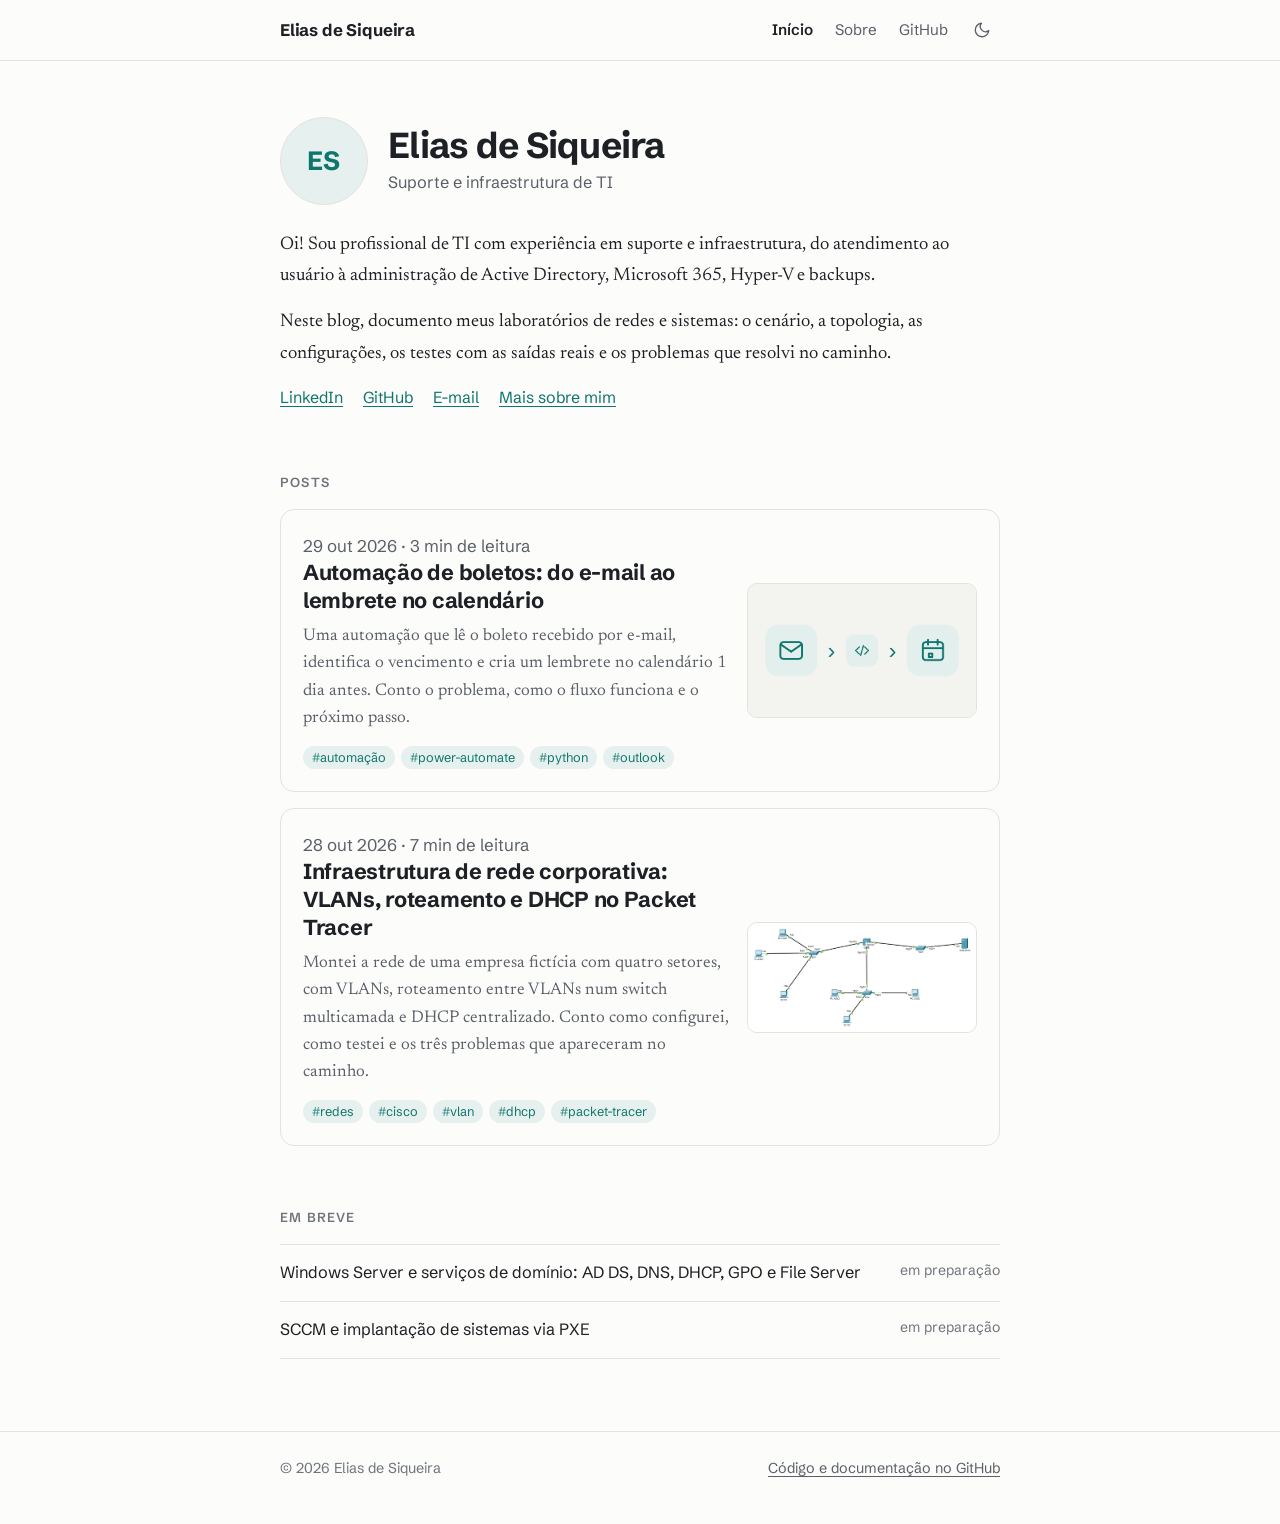
<file: index.html>
<!doctype html>
<html lang="pt-BR">
<head>
  <meta charset="utf-8">
  <meta name="viewport" content="width=device-width, initial-scale=1">
  <title>Elias de Siqueira · Blog de infraestrutura de TI</title>
  <meta name="description" content="Blog de Elias de Siqueira, profissional de suporte e infraestrutura de TI: laboratórios de redes e sistemas documentados com topologia, configurações, testes e problemas resolvidos.">
  <meta name="theme-color" content="#fcfcfa" media="(prefers-color-scheme: light)">
  <meta name="theme-color" content="#141619" media="(prefers-color-scheme: dark)">
  <meta property="og:type" content="website">
  <meta property="og:locale" content="pt_BR">
  <meta property="og:title" content="Elias de Siqueira · Blog de infraestrutura de TI">
  <meta property="og:description" content="Laboratórios de redes e sistemas documentados com topologia, configurações, testes e problemas resolvidos.">
  <meta property="og:url" content="https://eliasssiqueira.github.io/portfolio-infra-ti/">
  <meta property="og:image" content="https://eliasssiqueira.github.io/portfolio-infra-ti/projetos/redes-corporativas/imagens/topologia.png">
  <link rel="icon" href="assets/favicon.svg" type="image/svg+xml">
  <link rel="preload" href="assets/fonts/newsreader-latin-opsz-normal.woff2" as="font" type="font/woff2" crossorigin>
  <link rel="stylesheet" href="assets/css/site.css">
  <script>(function(){try{var t=localStorage.getItem('tema');if(t==='escuro'||t==='claro')document.documentElement.setAttribute('data-tema',t)}catch(e){}})();</script>
</head>
<body>
  <a class="skip" href="#conteudo">Pular para o conteúdo</a>

  <header class="site-header">
    <div class="container">
      <a class="site-title" href="./">Elias de Siqueira</a>
      <nav class="site-nav" aria-label="Principal">
        <a href="./" aria-current="page">Início</a>
        <a href="sobre/">Sobre</a>
        <a class="hide-xs" href="https://github.com/eliasssiqueira/portfolio-infra-ti" target="_blank" rel="noopener">GitHub</a>
        <button class="theme-toggle" type="button" aria-label="Alternar tema">
          <svg class="icon-lua" viewBox="0 0 24 24" fill="none" stroke="currentColor" stroke-width="1.8" stroke-linecap="round" stroke-linejoin="round" aria-hidden="true"><path d="M21 12.8A9 9 0 1 1 11.2 3a7 7 0 0 0 9.8 9.8z"/></svg>
          <svg class="icon-sol" viewBox="0 0 24 24" fill="none" stroke="currentColor" stroke-width="1.8" stroke-linecap="round" aria-hidden="true"><circle cx="12" cy="12" r="4"/><path d="M12 2v2M12 20v2M4.9 4.9l1.4 1.4M17.7 17.7l1.4 1.4M2 12h2M20 12h2M4.9 19.1l1.4-1.4M17.7 6.3l1.4-1.4"/></svg>
        </button>
      </nav>
    </div>
  </header>

  <main id="conteudo" class="container">
    <section class="profile" aria-label="Sobre o autor">
      <div class="avatar" aria-hidden="true">ES</div>
      <div>
        <h1>Elias de Siqueira</h1>
        <p class="role">Suporte e infraestrutura de TI</p>
      </div>
    </section>

    <div class="bio">
      <p>Oi! Sou profissional de TI com experiência em suporte e infraestrutura, do atendimento ao usuário à administração de Active Directory, Microsoft 365, Hyper-V e backups.</p>
      <p>Neste blog, documento meus laboratórios de redes e sistemas: o cenário, a topologia, as configurações, os testes com as saídas reais e os problemas que resolvi no caminho.</p>
      <ul class="links" aria-label="Meus links">
        <li><a href="https://www.linkedin.com/in/elias-de-siqueira-ti" target="_blank" rel="noopener">LinkedIn</a></li>
        <li><a href="https://github.com/eliasssiqueira" target="_blank" rel="noopener">GitHub</a></li>
        <li><a href="mailto:eliassantos584@gmail.com">E-mail</a></li>
        <li><a href="sobre/">Mais sobre mim</a></li>
      </ul>
    </div>

    <h2 class="section-title">Posts</h2>
    <ol class="post-list">
      <li class="post-card">
        <div>
          <p class="post-meta"><time datetime="2026-10-29">29 out 2026</time> · <span data-leitura>3 min de leitura</span></p>
          <h3><a href="projetos/automacao-boletos/">Automação de boletos: do e-mail ao lembrete no calendário</a></h3>
          <p>Uma automação que lê o boleto recebido por e-mail, identifica o vencimento e cria um lembrete no calendário 1 dia antes. Conto o problema, como o fluxo funciona e o próximo passo.</p>
          <ul class="tags" aria-label="Assuntos">
            <li>automação</li><li>power-automate</li><li>python</li><li>outlook</li>
          </ul>
        </div>
        <figure class="post-cover">
          <img src="projetos/automacao-boletos/imagens/fluxo.png" width="1380" height="810" loading="lazy" alt="Fluxo da automação de boletos">
        </figure>
      </li>
      <li class="post-card">
        <div>
          <p class="post-meta"><time datetime="2026-10-28">28 out 2026</time> · <span data-leitura>7 min de leitura</span></p>
          <h3><a href="projetos/redes-corporativas/">Infraestrutura de rede corporativa: VLANs, roteamento e DHCP no Packet Tracer</a></h3>
          <p>Montei a rede de uma empresa fictícia com quatro setores, com VLANs, roteamento entre VLANs num switch multicamada e DHCP centralizado. Conto como configurei, como testei e os três problemas que apareceram no caminho.</p>
          <ul class="tags" aria-label="Assuntos">
            <li>redes</li><li>cisco</li><li>vlan</li><li>dhcp</li><li>packet-tracer</li>
          </ul>
        </div>
        <figure class="post-cover">
          <img src="projetos/redes-corporativas/imagens/topologia.png" width="1124" height="538" loading="lazy" alt="Topologia do laboratório no Packet Tracer">
        </figure>
      </li>
    </ol>

    <h2 class="section-title">Em breve</h2>
    <ul class="soon">
      <li>Windows Server e serviços de domínio: AD DS, DNS, DHCP, GPO e File Server <span class="when">em preparação</span></li>
      <li>SCCM e implantação de sistemas via PXE <span class="when">em preparação</span></li>
    </ul>
  </main>

  <footer class="site-footer">
    <div class="container">
      <p>© 2026 Elias de Siqueira</p>
      <p><a href="https://github.com/eliasssiqueira/portfolio-infra-ti" target="_blank" rel="noopener">Código e documentação no GitHub</a></p>
    </div>
  </footer>

  <script src="assets/js/site.js" defer></script>
  <script data-goatcounter="https://eliasdesiqueira.goatcounter.com/count" async src="https://gc.zgo.at/count.js"></script>
</body>
</html>
</file>
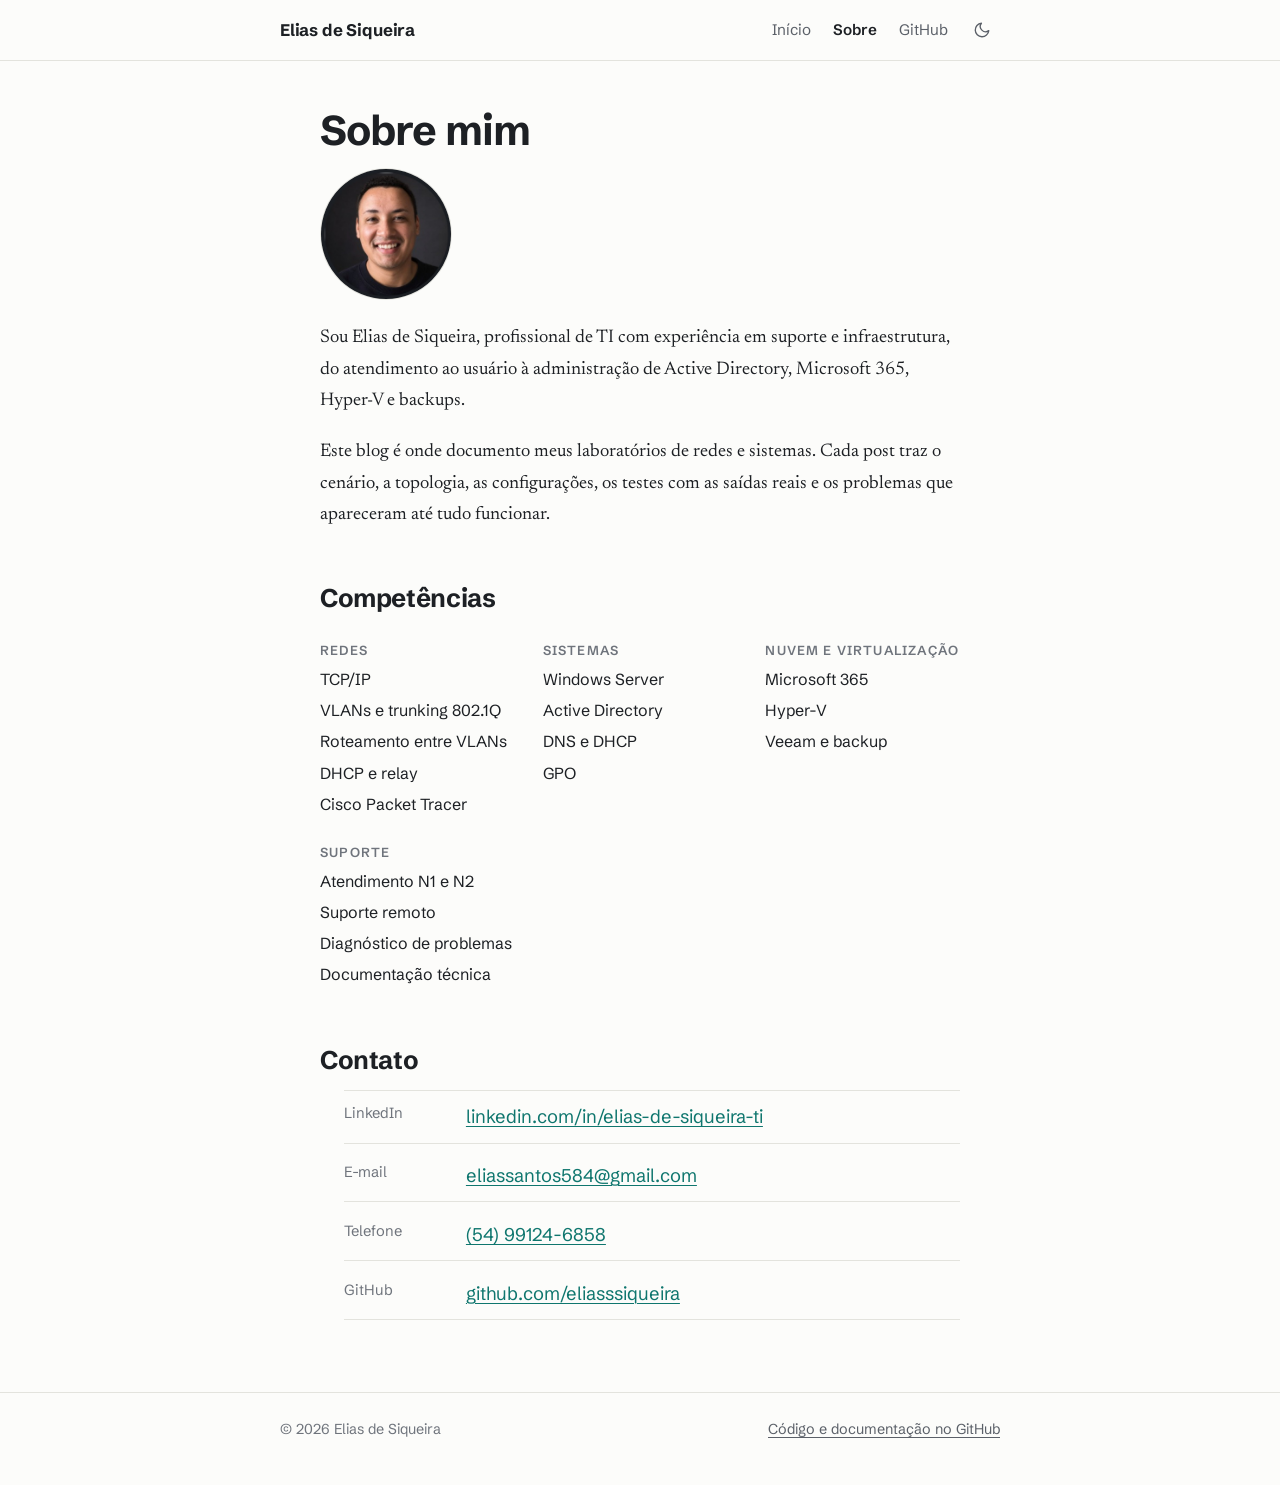
<file: sobre/index.html>
<!doctype html>
<html lang="pt-BR">
<head>
  <meta charset="utf-8">
  <meta name="viewport" content="width=device-width, initial-scale=1">
  <title>Sobre · Elias de Siqueira</title>
  <meta name="description" content="Sobre Elias de Siqueira: experiência em suporte e infraestrutura de TI, competências e contato.">
  <meta name="theme-color" content="#fcfcfa" media="(prefers-color-scheme: light)">
  <meta name="theme-color" content="#141619" media="(prefers-color-scheme: dark)">
  <meta property="og:type" content="profile">
  <meta property="og:locale" content="pt_BR">
  <meta property="og:title" content="Sobre · Elias de Siqueira">
  <meta property="og:description" content="Experiência em suporte e infraestrutura de TI, competências e contato.">
  <meta property="og:url" content="https://eliasssiqueira.github.io/portfolio-infra-ti/sobre/">
  <link rel="icon" href="../assets/favicon.svg" type="image/svg+xml">
  <link rel="preload" href="../assets/fonts/newsreader-latin-opsz-normal.woff2" as="font" type="font/woff2" crossorigin>
  <link rel="stylesheet" href="../assets/css/site.css">
  <script>(function(){try{var t=localStorage.getItem('tema');if(t==='escuro'||t==='claro')document.documentElement.setAttribute('data-tema',t)}catch(e){}})();</script>
</head>
<body>
  <a class="skip" href="#conteudo">Pular para o conteúdo</a>

  <header class="site-header">
    <div class="container">
      <a class="site-title" href="../">Elias de Siqueira</a>
      <nav class="site-nav" aria-label="Principal">
        <a href="../">Início</a>
        <a href="./" aria-current="page">Sobre</a>
        <a class="hide-xs" href="https://github.com/eliasssiqueira/portfolio-infra-ti" target="_blank" rel="noopener">GitHub</a>
        <button class="theme-toggle" type="button" aria-label="Alternar tema">
          <svg class="icon-lua" viewBox="0 0 24 24" fill="none" stroke="currentColor" stroke-width="1.8" stroke-linecap="round" stroke-linejoin="round" aria-hidden="true"><path d="M21 12.8A9 9 0 1 1 11.2 3a7 7 0 0 0 9.8 9.8z"/></svg>
          <svg class="icon-sol" viewBox="0 0 24 24" fill="none" stroke="currentColor" stroke-width="1.8" stroke-linecap="round" aria-hidden="true"><circle cx="12" cy="12" r="4"/><path d="M12 2v2M12 20v2M4.9 4.9l1.4 1.4M17.7 17.7l1.4 1.4M2 12h2M20 12h2M4.9 19.1l1.4-1.4M17.7 6.3l1.4-1.4"/></svg>
        </button>
      </nav>
    </div>
  </header>

  <main id="conteudo" class="page">
    <h1>Sobre mim</h1>
    <img class="foto-sobre" src="../assets/img/elias.jpg" width="300" height="300" alt="Foto de Elias de Siqueira">
    <p>Sou Elias de Siqueira, profissional de TI com experiência em suporte e infraestrutura, do atendimento ao usuário à administração de Active Directory, Microsoft 365, Hyper-V e backups.</p>
    <p>Este blog é onde documento meus laboratórios de redes e sistemas. Cada post traz o cenário, a topologia, as configurações, os testes com as saídas reais e os problemas que apareceram até tudo funcionar.</p>

    <h2>Competências</h2>
    <div class="skill-groups">
      <div>
        <h3>Redes</h3>
        <ul><li>TCP/IP</li><li>VLANs e trunking 802.1Q</li><li>Roteamento entre VLANs</li><li>DHCP e relay</li><li>Cisco Packet Tracer</li></ul>
      </div>
      <div>
        <h3>Sistemas</h3>
        <ul><li>Windows Server</li><li>Active Directory</li><li>DNS e DHCP</li><li>GPO</li></ul>
      </div>
      <div>
        <h3>Nuvem e virtualização</h3>
        <ul><li>Microsoft 365</li><li>Hyper-V</li><li>Veeam e backup</li></ul>
      </div>
      <div>
        <h3>Suporte</h3>
        <ul><li>Atendimento N1 e N2</li><li>Suporte remoto</li><li>Diagnóstico de problemas</li><li>Documentação técnica</li></ul>
      </div>
    </div>

    <h2>Contato</h2>
    <ul class="contact">
      <li><span>LinkedIn</span><a href="https://www.linkedin.com/in/elias-de-siqueira-ti" target="_blank" rel="noopener">linkedin.com/in/elias-de-siqueira-ti</a></li>
      <li><span>E-mail</span><a href="mailto:eliassantos584@gmail.com">eliassantos584@gmail.com</a></li>
      <li><span>Telefone</span><a href="tel:+5554991246858">(54) 99124-6858</a></li>
      <li><span>GitHub</span><a href="https://github.com/eliasssiqueira" target="_blank" rel="noopener">github.com/eliasssiqueira</a></li>
    </ul>
  </main>

  <footer class="site-footer">
    <div class="container">
      <p>© 2026 Elias de Siqueira</p>
      <p><a href="https://github.com/eliasssiqueira/portfolio-infra-ti" target="_blank" rel="noopener">Código e documentação no GitHub</a></p>
    </div>
  </footer>

  <script src="../assets/js/site.js" defer></script>
  <script data-goatcounter="https://eliasdesiqueira.goatcounter.com/count" async src="https://gc.zgo.at/count.js"></script>
</body>
</html>
</file>
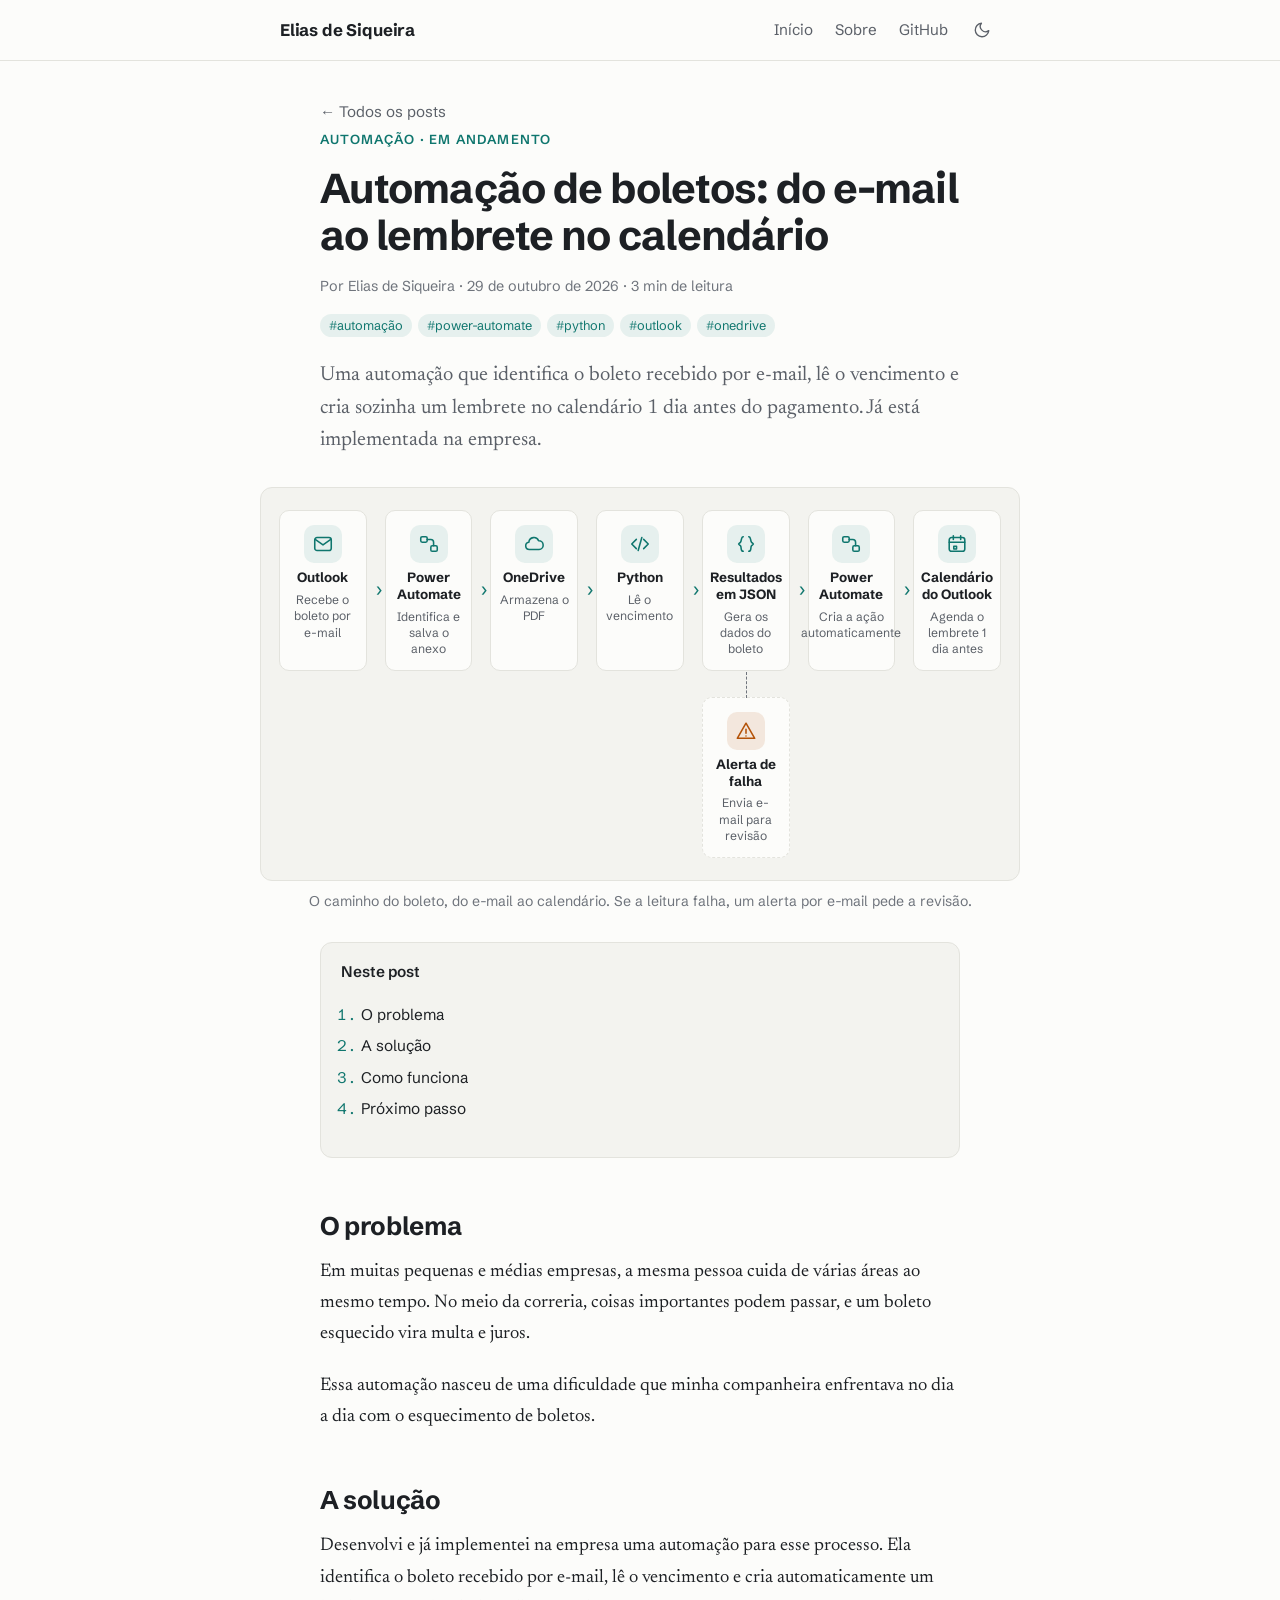
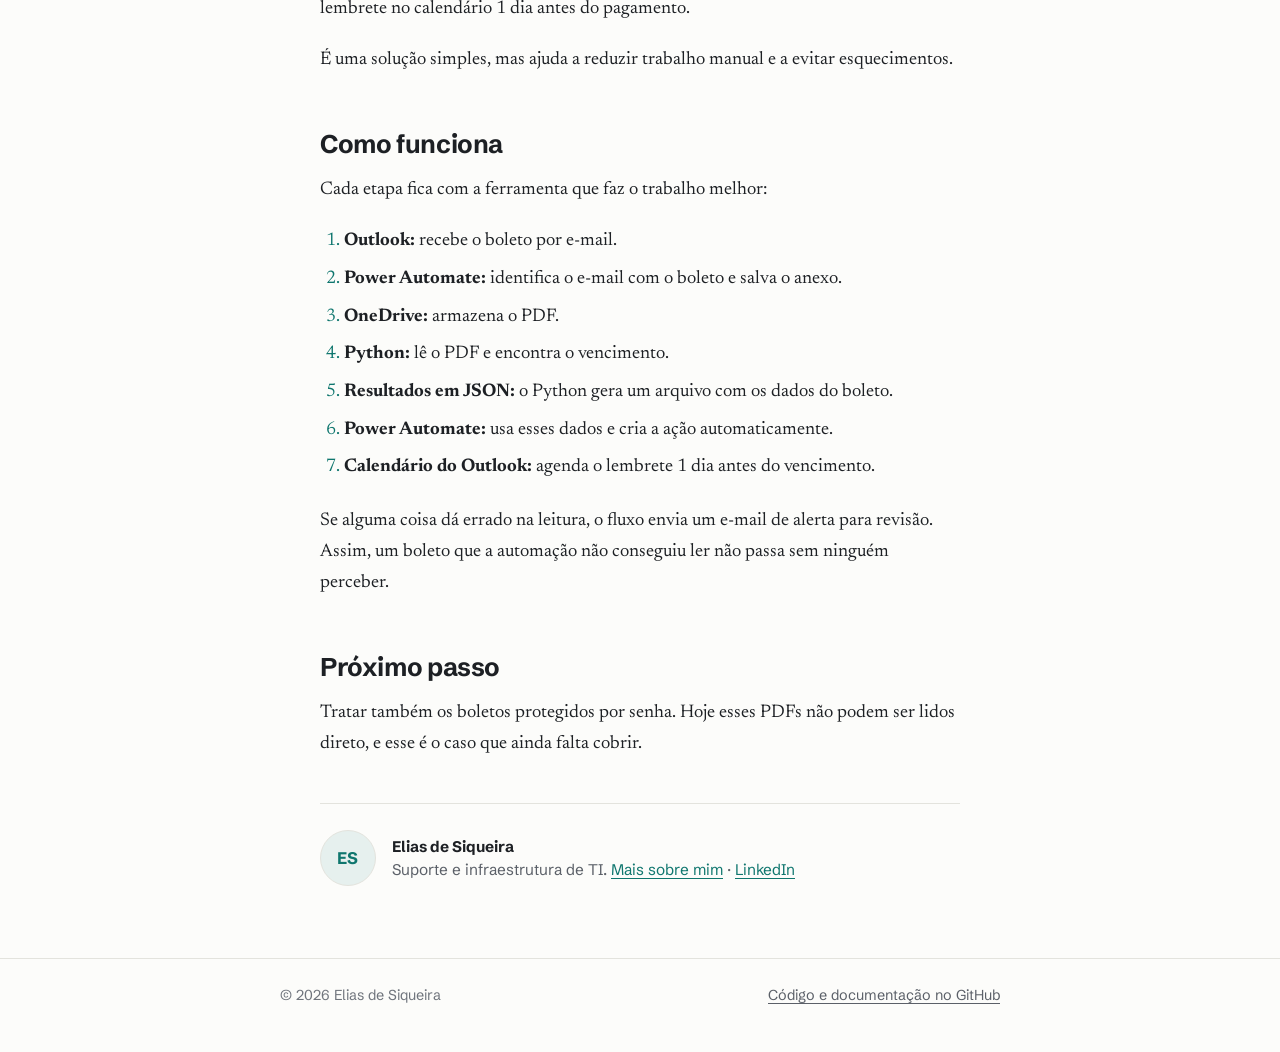
<file: projetos/automacao-boletos/index.html>
<!doctype html>
<html lang="pt-BR">
<head>
  <meta charset="utf-8">
  <meta name="viewport" content="width=device-width, initial-scale=1">
  <title>Automação de boletos: do e-mail ao lembrete no calendário · Elias de Siqueira</title>
  <meta name="description" content="Automação que lê o boleto recebido por e-mail, identifica o vencimento e cria um lembrete no calendário 1 dia antes, usando Outlook, Power Automate, OneDrive e Python.">
  <meta name="theme-color" content="#fcfcfa" media="(prefers-color-scheme: light)">
  <meta name="theme-color" content="#141619" media="(prefers-color-scheme: dark)">
  <meta property="og:type" content="article">
  <meta property="og:locale" content="pt_BR">
  <meta property="og:title" content="Automação de boletos: do e-mail ao lembrete no calendário">
  <meta property="og:description" content="Outlook, Power Automate, OneDrive e Python para nunca mais esquecer um boleto.">
  <meta property="og:url" content="https://eliasssiqueira.github.io/portfolio-infra-ti/projetos/automacao-boletos/">
  <meta property="og:image" content="https://eliasssiqueira.github.io/portfolio-infra-ti/projetos/automacao-boletos/imagens/fluxo.png">
  <meta property="article:published_time" content="2026-10-29">
  <link rel="icon" href="../../assets/favicon.svg" type="image/svg+xml">
  <link rel="preload" href="../../assets/fonts/newsreader-latin-opsz-normal.woff2" as="font" type="font/woff2" crossorigin>
  <link rel="stylesheet" href="../../assets/css/site.css">
  <script>(function(){try{var t=localStorage.getItem('tema');if(t==='escuro'||t==='claro')document.documentElement.setAttribute('data-tema',t)}catch(e){}})();</script>
</head>
<body>
  <a class="skip" href="#conteudo">Pular para o conteúdo</a>
  <div class="progress" aria-hidden="true"></div>

  <header class="site-header">
    <div class="container">
      <a class="site-title" href="../../">Elias de Siqueira</a>
      <nav class="site-nav" aria-label="Principal">
        <a href="../../">Início</a>
        <a href="../../sobre/">Sobre</a>
        <a class="hide-xs" href="https://github.com/eliasssiqueira/portfolio-infra-ti" target="_blank" rel="noopener">GitHub</a>
        <button class="theme-toggle" type="button" aria-label="Alternar tema">
          <svg class="icon-lua" viewBox="0 0 24 24" fill="none" stroke="currentColor" stroke-width="1.8" stroke-linecap="round" stroke-linejoin="round" aria-hidden="true"><path d="M21 12.8A9 9 0 1 1 11.2 3a7 7 0 0 0 9.8 9.8z"/></svg>
          <svg class="icon-sol" viewBox="0 0 24 24" fill="none" stroke="currentColor" stroke-width="1.8" stroke-linecap="round" aria-hidden="true"><circle cx="12" cy="12" r="4"/><path d="M12 2v2M12 20v2M4.9 4.9l1.4 1.4M17.7 17.7l1.4 1.4M2 12h2M20 12h2M4.9 19.1l1.4-1.4M17.7 6.3l1.4-1.4"/></svg>
        </button>
      </nav>
    </div>
  </header>

  <main id="conteudo">
    <article class="post">
      <a class="back" href="../../">← Todos os posts</a>

      <header class="post-header">
        <p class="kicker">Automação · em andamento</p>
        <h1>Automação de boletos: do e-mail ao lembrete no calendário</h1>
        <p class="post-meta">Por Elias de Siqueira · <time datetime="2026-10-29">29 de outubro de 2026</time> · <span data-leitura>3 min de leitura</span></p>
        <ul class="tags" aria-label="Assuntos">
          <li>automação</li><li>power-automate</li><li>python</li><li>outlook</li><li>onedrive</li>
        </ul>
      </header>

      <div class="post-body">
        <p class="lede">Uma automação que identifica o boleto recebido por e-mail, lê o vencimento e cria sozinha um lembrete no calendário 1 dia antes do pagamento. Já está implementada na empresa.</p>

        <figure class="wide-figure">
          <div class="fluxo" role="group" aria-label="Fluxo da automação, em sete etapas, com alerta por e-mail em caso de falha na leitura">
            <ol>
            <li><span class="ic"><svg viewBox="0 0 24 24" fill="none" stroke="currentColor" stroke-width="1.7" stroke-linecap="round" stroke-linejoin="round" aria-hidden="true"><rect x="3" y="5" width="18" height="14" rx="2.5"/><path d="M3.5 7l8.5 6 8.5-6"/></svg></span><strong>Outlook</strong><span class="d">Recebe o boleto por e-mail</span></li>
            <li><span class="ic"><svg viewBox="0 0 24 24" fill="none" stroke="currentColor" stroke-width="1.7" stroke-linecap="round" stroke-linejoin="round" aria-hidden="true"><rect x="3" y="4" width="7" height="6" rx="1.5"/><rect x="14" y="14" width="7" height="6" rx="1.5"/><path d="M10 7h4a3 3 0 0 1 3 3v4"/></svg></span><strong>Power Automate</strong><span class="d">Identifica e salva o anexo</span></li>
            <li><span class="ic"><svg viewBox="0 0 24 24" fill="none" stroke="currentColor" stroke-width="1.7" stroke-linecap="round" stroke-linejoin="round" aria-hidden="true"><path d="M7 18a4 4 0 0 1-.6-7.96A5.5 5.5 0 0 1 17 8.5a4.75 4.75 0 0 1 .5 9.5z"/></svg></span><strong>OneDrive</strong><span class="d">Armazena o PDF</span></li>
            <li><span class="ic"><svg viewBox="0 0 24 24" fill="none" stroke="currentColor" stroke-width="1.7" stroke-linecap="round" stroke-linejoin="round" aria-hidden="true"><path d="M8 7l-5 5 5 5M16 7l5 5-5 5M14 5l-4 14"/></svg></span><strong>Python</strong><span class="d">Lê o vencimento</span></li>
            <li><span class="ic"><svg viewBox="0 0 24 24" fill="none" stroke="currentColor" stroke-width="1.7" stroke-linecap="round" stroke-linejoin="round" aria-hidden="true"><path d="M9 4C6.5 4 7.5 8 6 10c-.6.8-1.5 1-2 2 .5 1 1.4 1.2 2 2 1.5 2-.5 6 3 6M15 4c2.5 0 1.5 4 3 6 .6.8 1.5 1 2 2-.5 1-1.4 1.2-2 2-1.5 2 .5 6-3 6"/></svg></span><strong>Resultados em JSON</strong><span class="d">Gera os dados do boleto</span></li>
            <li><span class="ic"><svg viewBox="0 0 24 24" fill="none" stroke="currentColor" stroke-width="1.7" stroke-linecap="round" stroke-linejoin="round" aria-hidden="true"><rect x="3" y="4" width="7" height="6" rx="1.5"/><rect x="14" y="14" width="7" height="6" rx="1.5"/><path d="M10 7h4a3 3 0 0 1 3 3v4"/></svg></span><strong>Power Automate</strong><span class="d">Cria a ação automaticamente</span></li>
            <li><span class="ic"><svg viewBox="0 0 24 24" fill="none" stroke="currentColor" stroke-width="1.7" stroke-linecap="round" stroke-linejoin="round" aria-hidden="true"><rect x="3.5" y="5" width="17" height="15" rx="2.5"/><path d="M3.5 10h17M8 3v4M16 3v4"/><path d="M8.5 14.5h3v3h-3z"/></svg></span><strong>Calendário do Outlook</strong><span class="d">Agenda o lembrete 1 dia antes</span></li>
            <li class="falha"><span class="ic"><svg viewBox="0 0 24 24" fill="none" stroke="currentColor" stroke-width="1.7" stroke-linecap="round" stroke-linejoin="round" aria-hidden="true"><path d="M12 3.5l9.5 16.5h-19z"/><path d="M12 10v4.5M12 17.4v.1"/></svg></span><strong>Alerta de falha</strong><span class="d">Envia e-mail para revisão</span></li>
            </ol>
          </div>
          <figcaption>O caminho do boleto, do e-mail ao calendário. Se a leitura falha, um alerta por e-mail pede a revisão.</figcaption>
        </figure>

        <nav class="toc" aria-label="Neste post">
          <p>Neste post</p>
          <ol>
            <li><a href="#problema">O problema</a></li>
            <li><a href="#solucao">A solução</a></li>
            <li><a href="#fluxo">Como funciona</a></li>
            <li><a href="#proximo">Próximo passo</a></li>
          </ol>
        </nav>

        <h2 id="problema">O problema</h2>
        <p>Em muitas pequenas e médias empresas, a mesma pessoa cuida de várias áreas ao mesmo tempo. No meio da correria, coisas importantes podem passar, e um boleto esquecido vira multa e juros.</p>
        <p>Essa automação nasceu de uma dificuldade que minha companheira enfrentava no dia a dia com o esquecimento de boletos.</p>

        <h2 id="solucao">A solução</h2>
        <p>Desenvolvi e já implementei na empresa uma automação para esse processo. Ela identifica o boleto recebido por e-mail, lê o vencimento e cria automaticamente um lembrete no calendário 1 dia antes do pagamento.</p>
        <p>É uma solução simples, mas ajuda a reduzir trabalho manual e a evitar esquecimentos.</p>

        <h2 id="fluxo">Como funciona</h2>
        <p>Cada etapa fica com a ferramenta que faz o trabalho melhor:</p>
        <ol>
          <li><strong>Outlook:</strong> recebe o boleto por e-mail.</li>
          <li><strong>Power Automate:</strong> identifica o e-mail com o boleto e salva o anexo.</li>
          <li><strong>OneDrive:</strong> armazena o PDF.</li>
          <li><strong>Python:</strong> lê o PDF e encontra o vencimento.</li>
          <li><strong>Resultados em JSON:</strong> o Python gera um arquivo com os dados do boleto.</li>
          <li><strong>Power Automate:</strong> usa esses dados e cria a ação automaticamente.</li>
          <li><strong>Calendário do Outlook:</strong> agenda o lembrete 1 dia antes do vencimento.</li>
        </ol>
        <p>Se alguma coisa dá errado na leitura, o fluxo envia um e-mail de alerta para revisão. Assim, um boleto que a automação não conseguiu ler não passa sem ninguém perceber.</p>

        <h2 id="proximo">Próximo passo</h2>
        <p>Tratar também os boletos protegidos por senha. Hoje esses PDFs não podem ser lidos direto, e esse é o caso que ainda falta cobrir.</p>
      </div>

      <footer class="author">
        <div class="avatar" aria-hidden="true">ES</div>
        <p><strong>Elias de Siqueira</strong><br>Suporte e infraestrutura de TI. <a href="../../sobre/">Mais sobre mim</a> · <a href="https://www.linkedin.com/in/elias-de-siqueira-ti" target="_blank" rel="noopener">LinkedIn</a></p>
      </footer>
    </article>
  </main>

  <footer class="site-footer">
    <div class="container">
      <p>© 2026 Elias de Siqueira</p>
      <p><a href="https://github.com/eliasssiqueira/portfolio-infra-ti" target="_blank" rel="noopener">Código e documentação no GitHub</a></p>
    </div>
  </footer>

  <script src="../../assets/js/site.js" defer></script>
  <script data-goatcounter="https://eliasdesiqueira.goatcounter.com/count" async src="https://gc.zgo.at/count.js"></script>
</body>
</html>
</file>
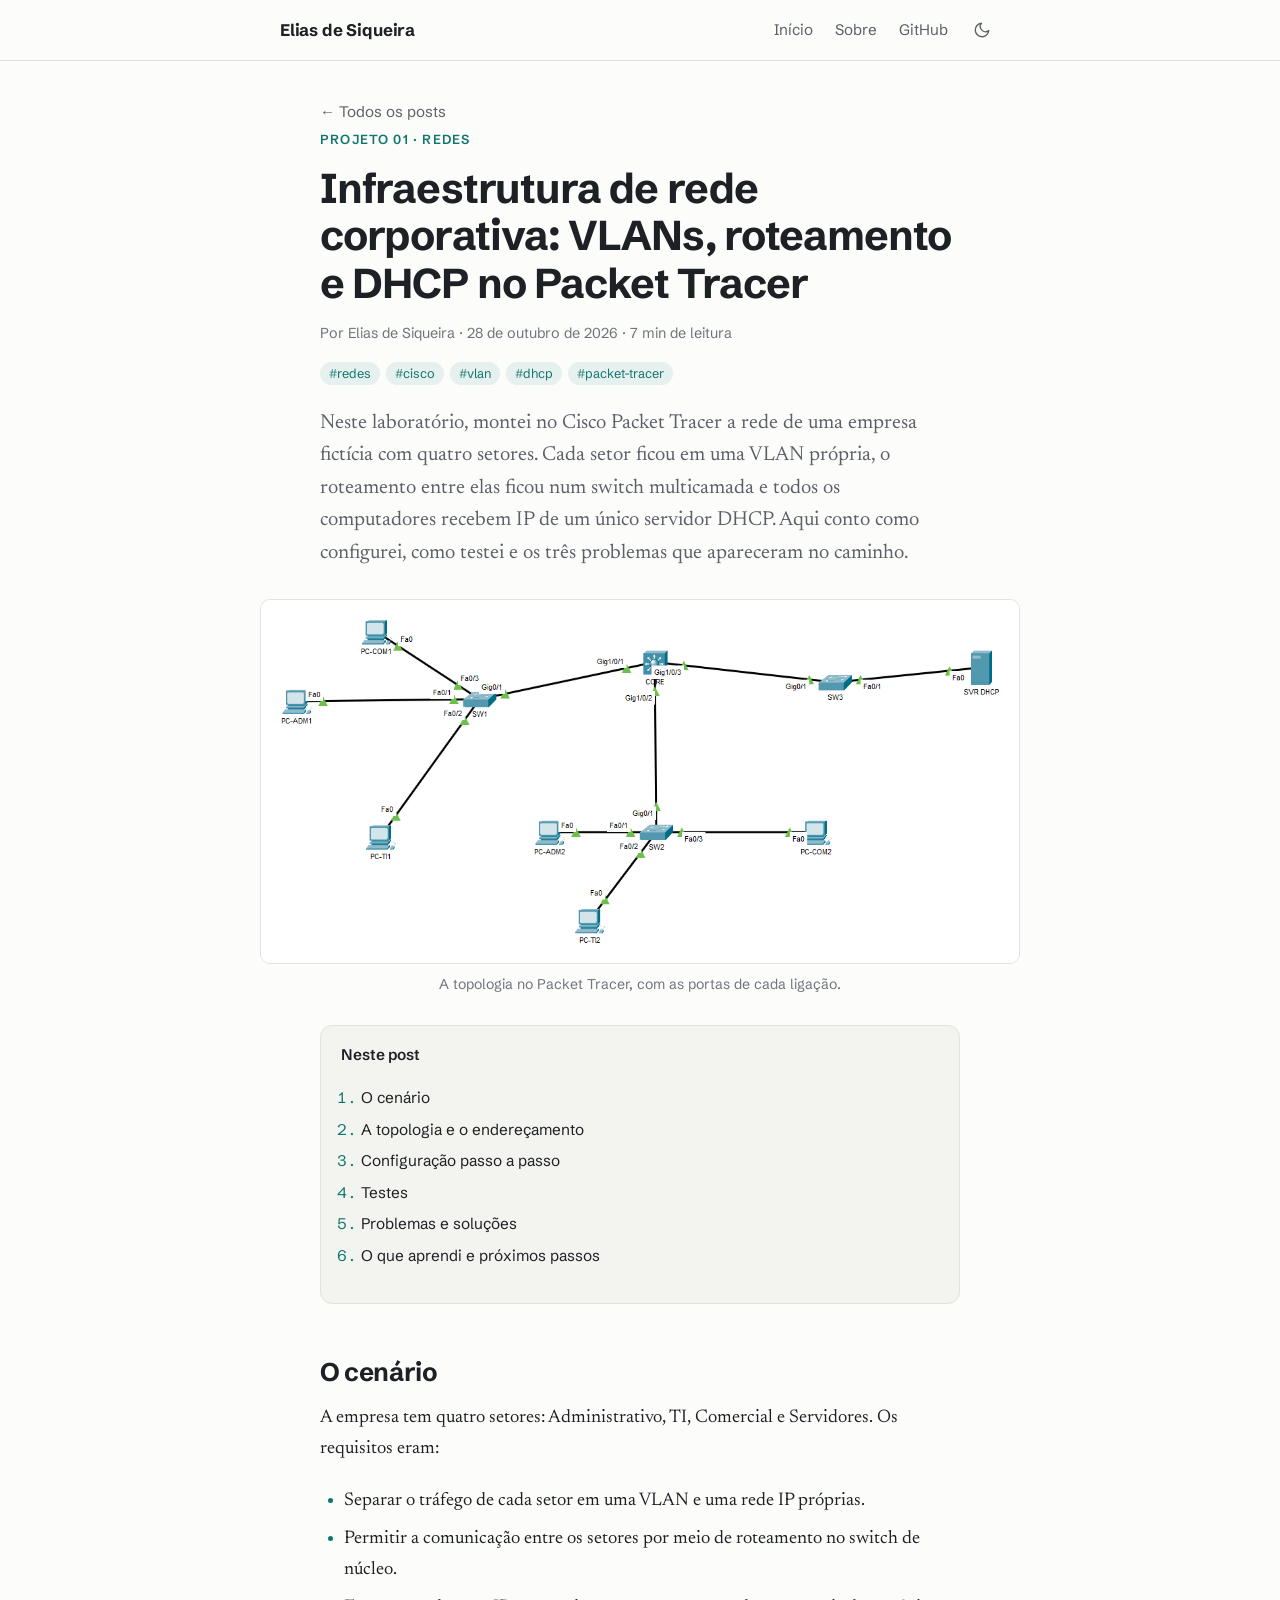
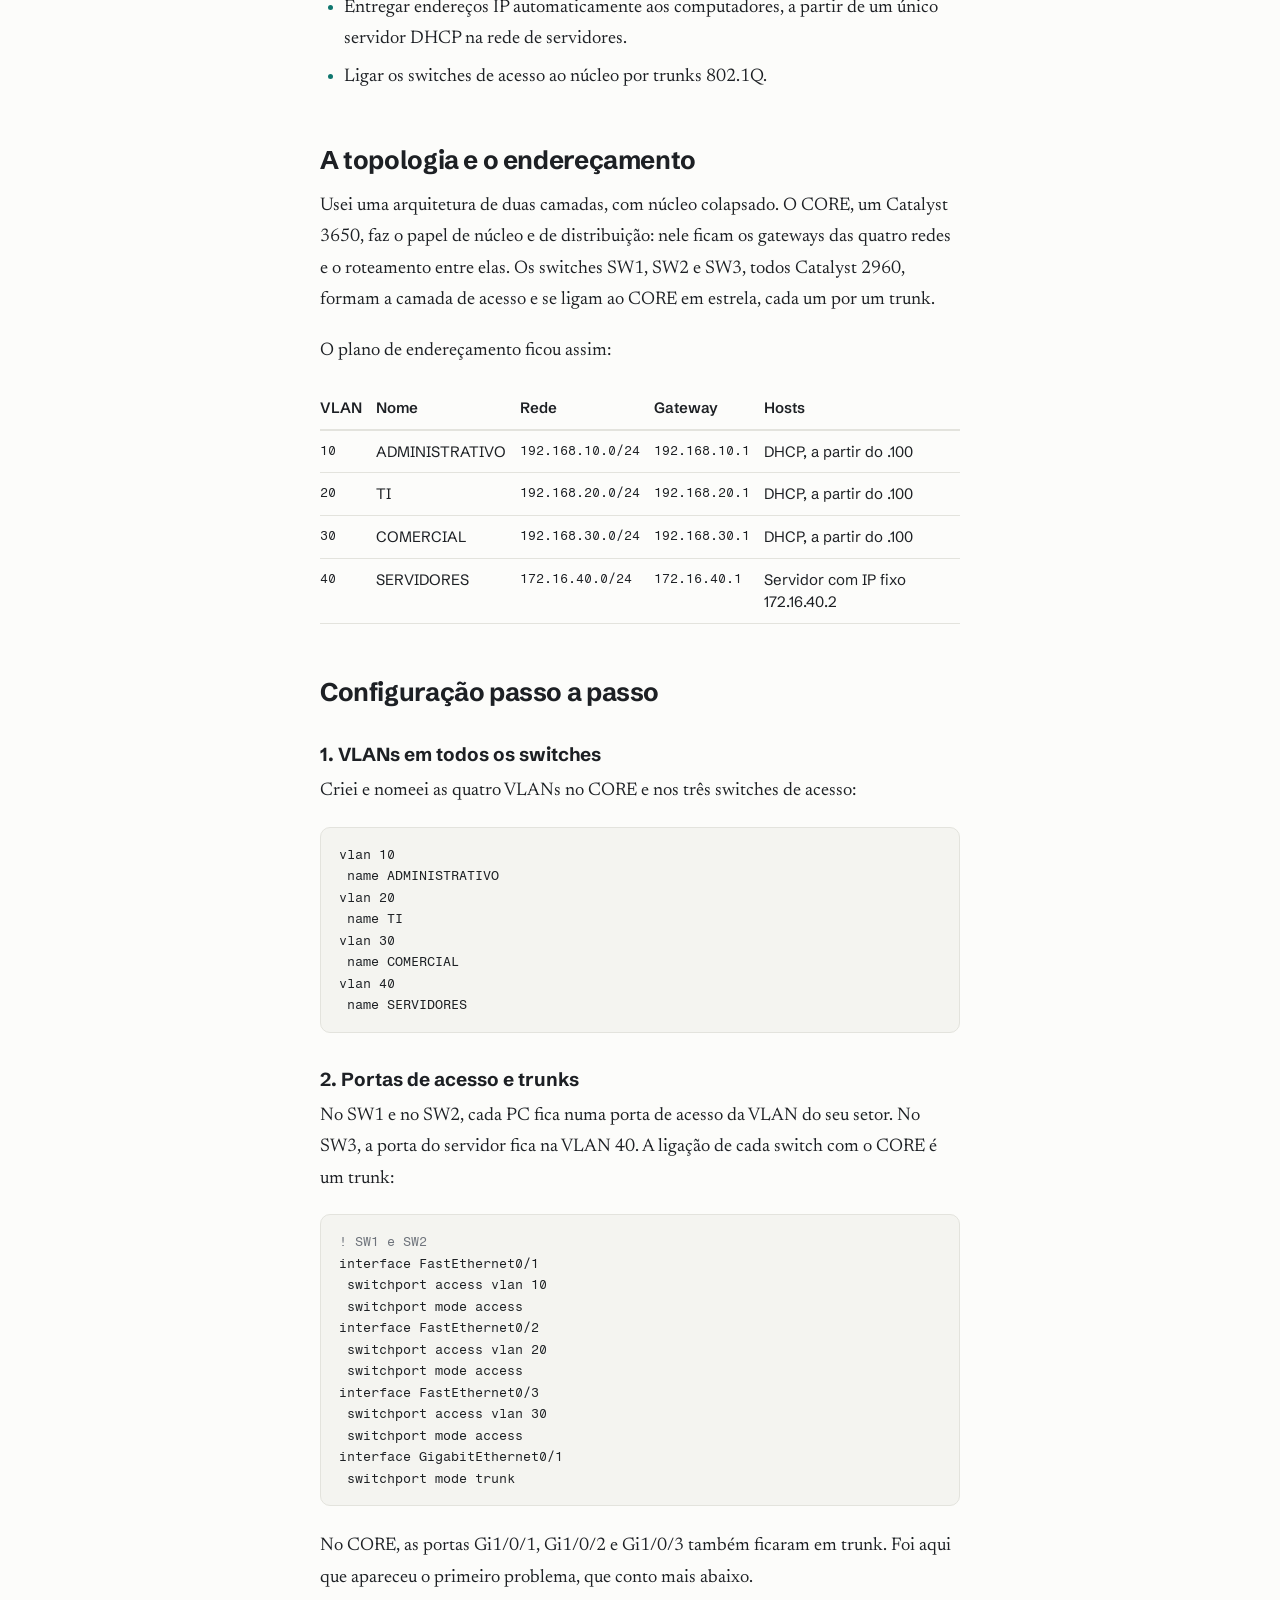
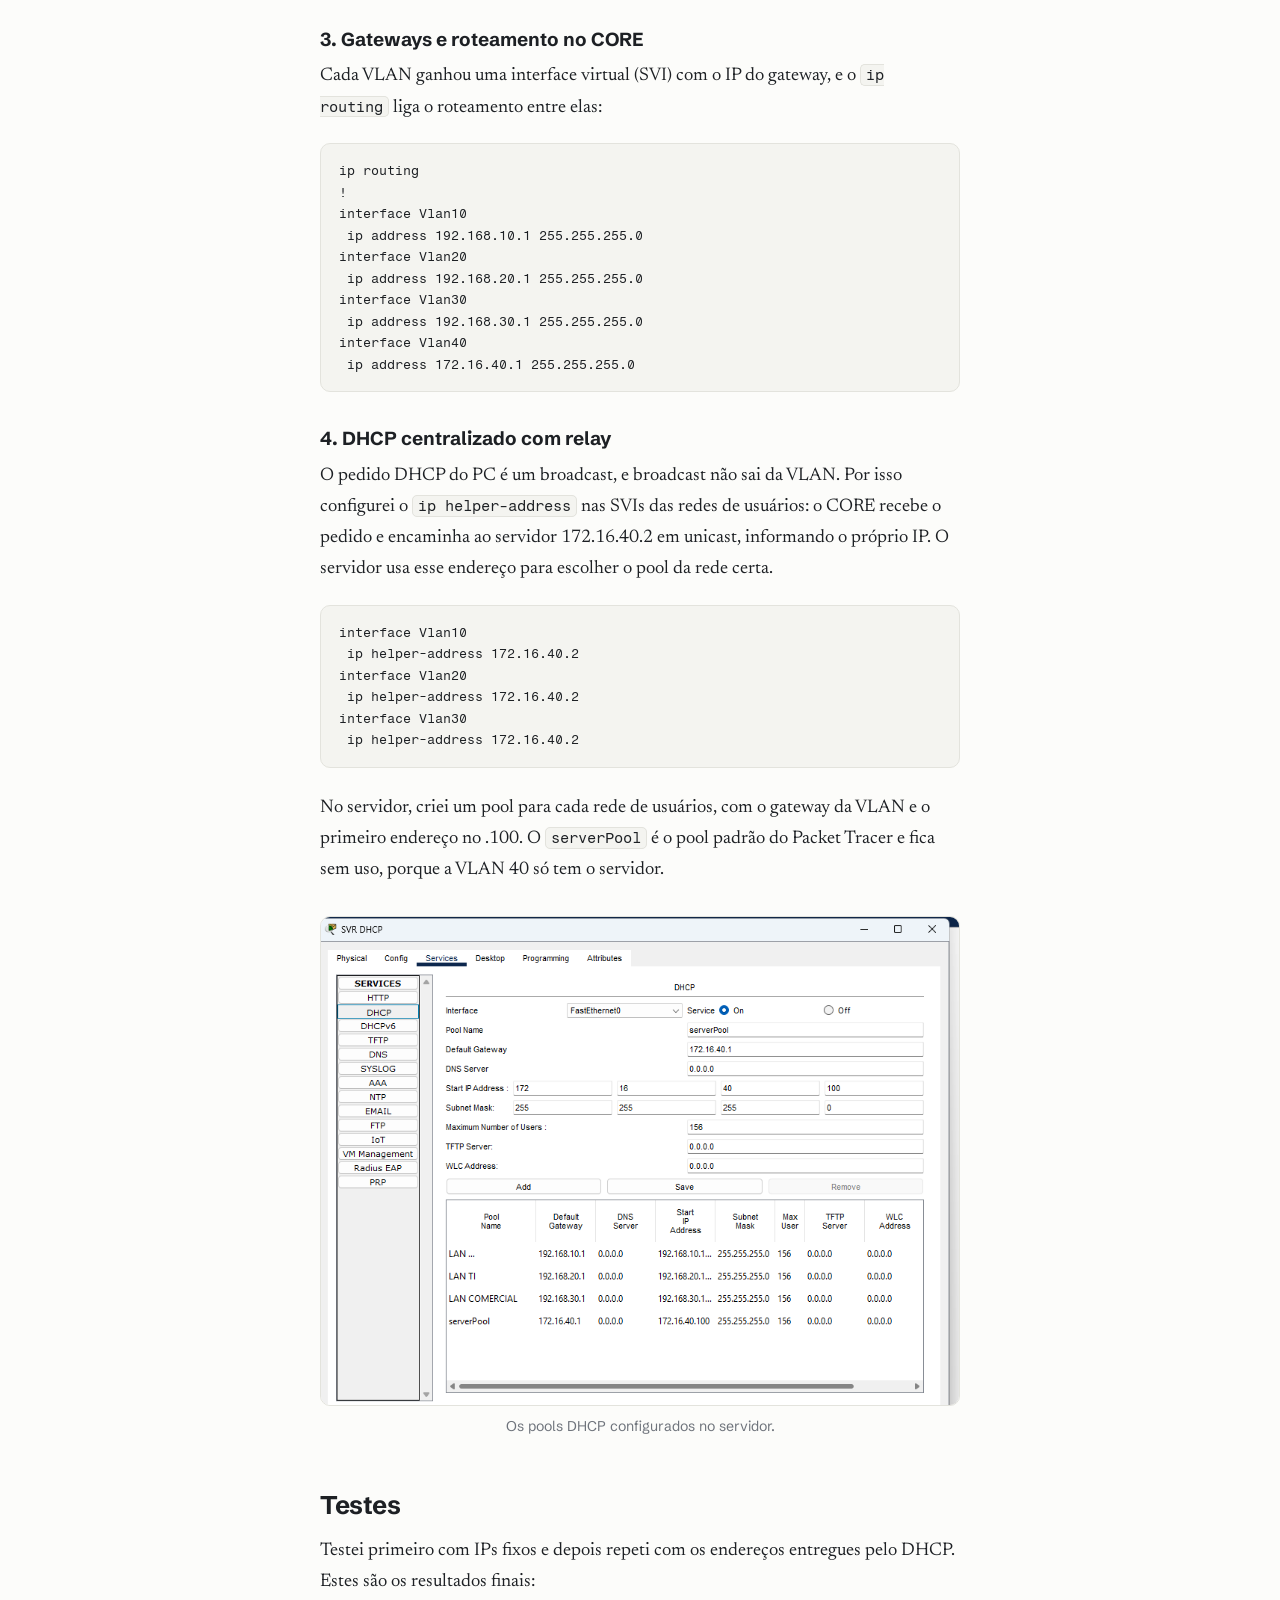
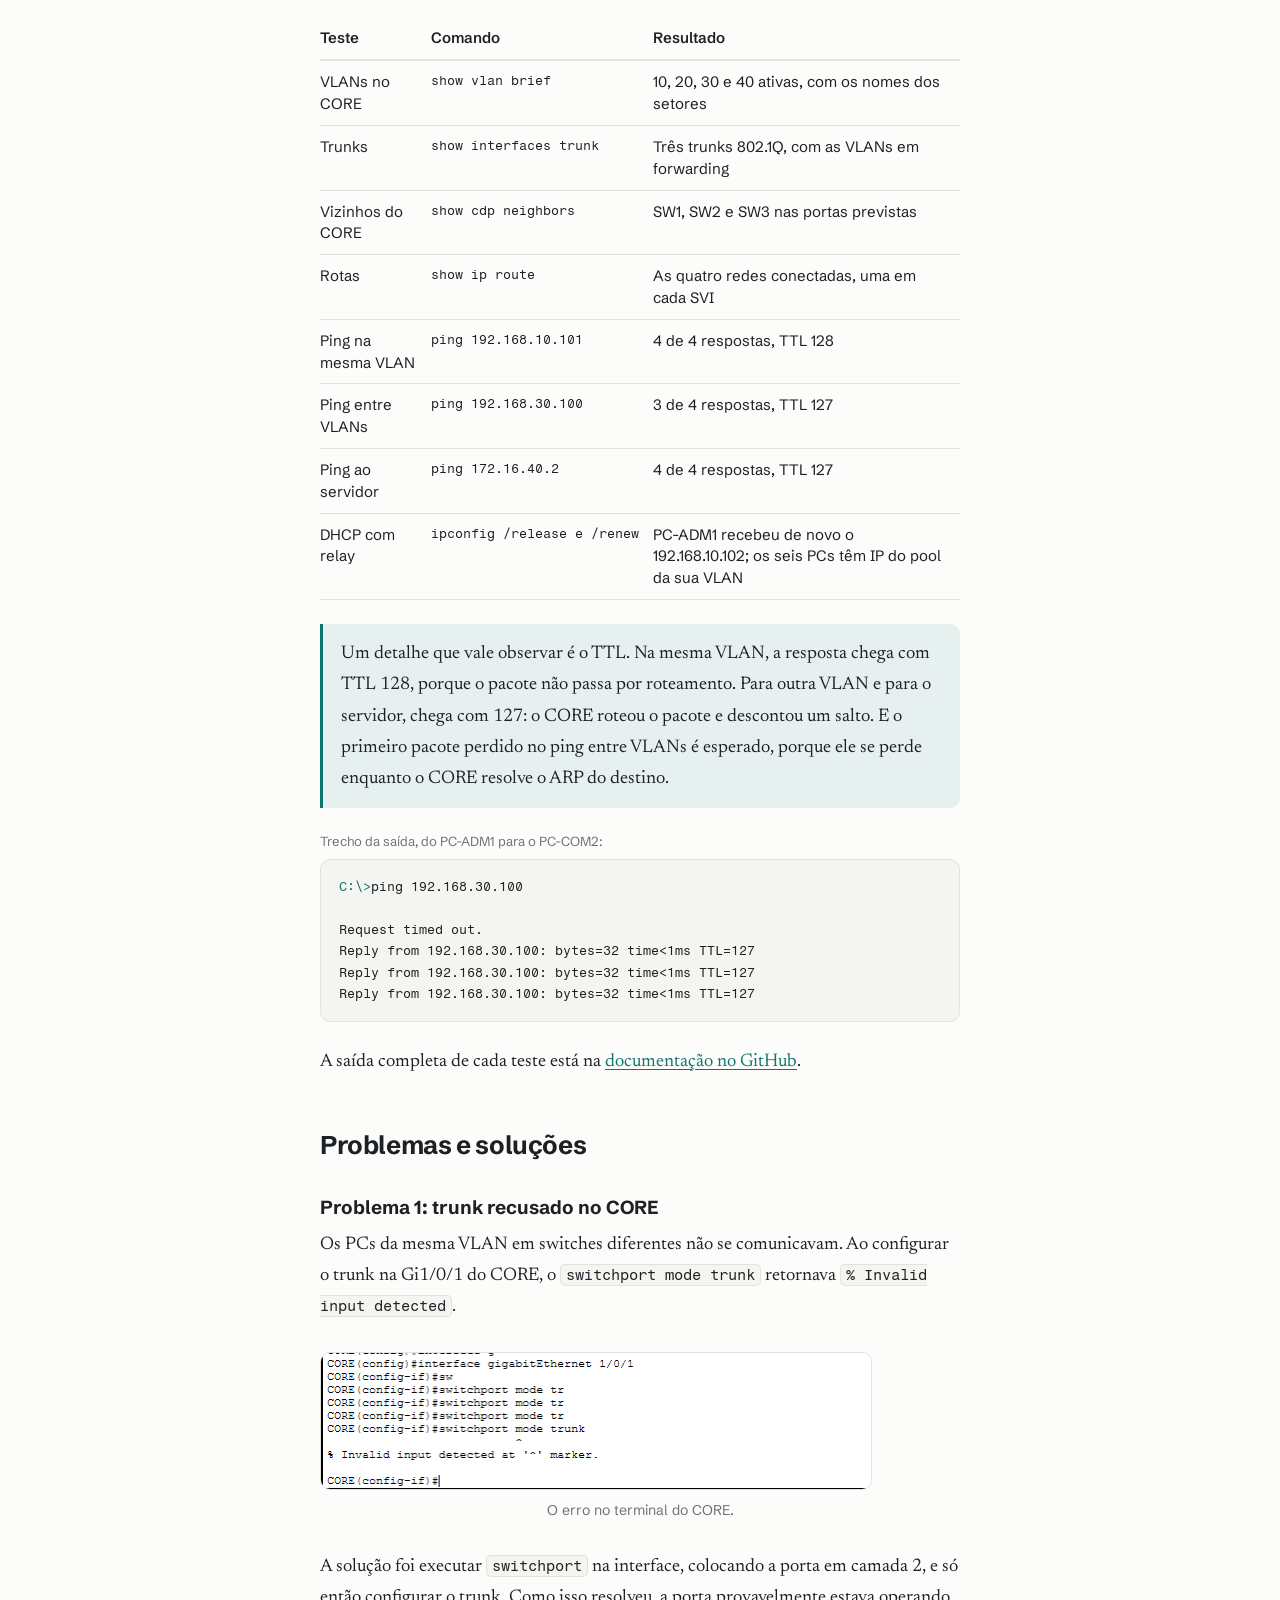
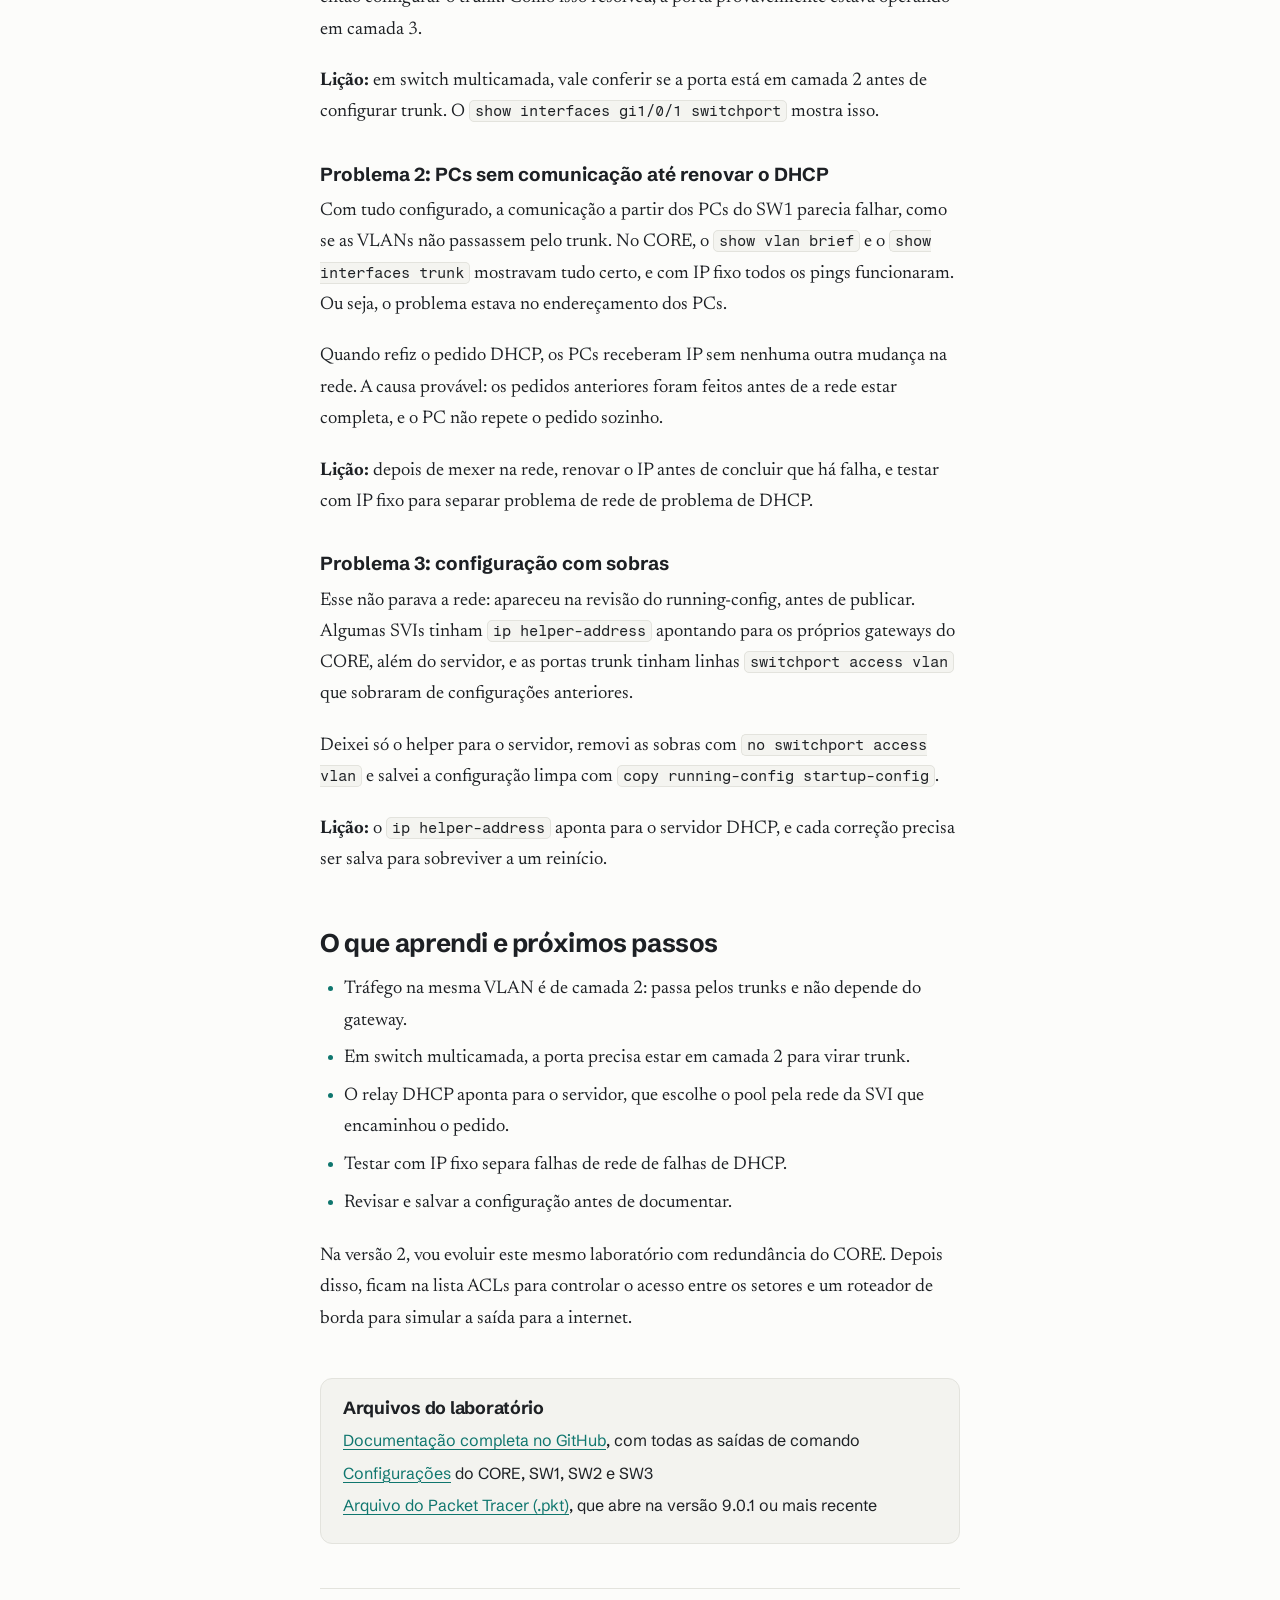
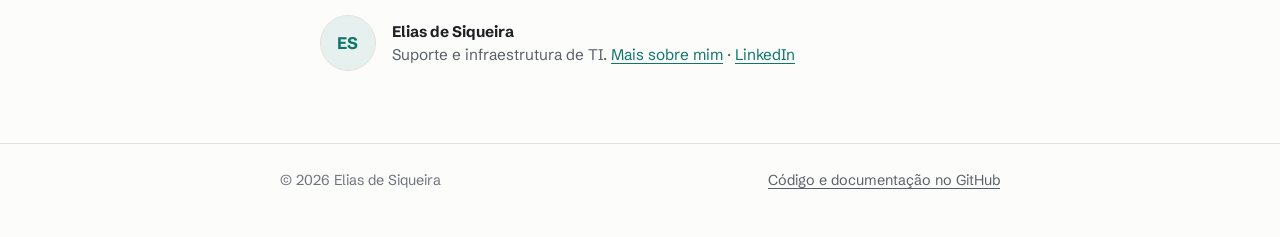
<file: projetos/redes-corporativas/index.html>
<!doctype html>
<html lang="pt-BR">
<head>
  <meta charset="utf-8">
  <meta name="viewport" content="width=device-width, initial-scale=1">
  <title>Infraestrutura de rede corporativa: VLANs, roteamento e DHCP no Packet Tracer · Elias de Siqueira</title>
  <meta name="description" content="Como montei no Cisco Packet Tracer a rede de uma empresa com quatro setores: VLANs, trunks 802.1Q, roteamento entre VLANs em switch multicamada e DHCP centralizado com relay, com os testes e os problemas resolvidos.">
  <meta name="theme-color" content="#fcfcfa" media="(prefers-color-scheme: light)">
  <meta name="theme-color" content="#141619" media="(prefers-color-scheme: dark)">
  <meta property="og:type" content="article">
  <meta property="og:locale" content="pt_BR">
  <meta property="og:title" content="Infraestrutura de rede corporativa: VLANs, roteamento e DHCP no Packet Tracer">
  <meta property="og:description" content="VLANs, trunks 802.1Q, roteamento entre VLANs e DHCP com relay, com testes e problemas reais documentados.">
  <meta property="og:url" content="https://eliasssiqueira.github.io/portfolio-infra-ti/projetos/redes-corporativas/">
  <meta property="og:image" content="https://eliasssiqueira.github.io/portfolio-infra-ti/projetos/redes-corporativas/imagens/topologia.png">
  <meta property="article:published_time" content="2026-10-28">
  <link rel="icon" href="../../assets/favicon.svg" type="image/svg+xml">
  <link rel="preload" href="../../assets/fonts/newsreader-latin-opsz-normal.woff2" as="font" type="font/woff2" crossorigin>
  <link rel="stylesheet" href="../../assets/css/site.css">
  <script>(function(){try{var t=localStorage.getItem('tema');if(t==='escuro'||t==='claro')document.documentElement.setAttribute('data-tema',t)}catch(e){}})();</script>
</head>
<body>
  <a class="skip" href="#conteudo">Pular para o conteúdo</a>
  <div class="progress" aria-hidden="true"></div>

  <header class="site-header">
    <div class="container">
      <a class="site-title" href="../../">Elias de Siqueira</a>
      <nav class="site-nav" aria-label="Principal">
        <a href="../../">Início</a>
        <a href="../../sobre/">Sobre</a>
        <a class="hide-xs" href="https://github.com/eliasssiqueira/portfolio-infra-ti" target="_blank" rel="noopener">GitHub</a>
        <button class="theme-toggle" type="button" aria-label="Alternar tema">
          <svg class="icon-lua" viewBox="0 0 24 24" fill="none" stroke="currentColor" stroke-width="1.8" stroke-linecap="round" stroke-linejoin="round" aria-hidden="true"><path d="M21 12.8A9 9 0 1 1 11.2 3a7 7 0 0 0 9.8 9.8z"/></svg>
          <svg class="icon-sol" viewBox="0 0 24 24" fill="none" stroke="currentColor" stroke-width="1.8" stroke-linecap="round" aria-hidden="true"><circle cx="12" cy="12" r="4"/><path d="M12 2v2M12 20v2M4.9 4.9l1.4 1.4M17.7 17.7l1.4 1.4M2 12h2M20 12h2M4.9 19.1l1.4-1.4M17.7 6.3l1.4-1.4"/></svg>
        </button>
      </nav>
    </div>
  </header>

  <main id="conteudo">
    <article class="post">
      <a class="back" href="../../">← Todos os posts</a>

      <header class="post-header">
        <p class="kicker">Projeto 01 · Redes</p>
        <h1>Infraestrutura de rede corporativa: VLANs, roteamento e DHCP no Packet Tracer</h1>
        <p class="post-meta">Por Elias de Siqueira · <time datetime="2026-10-28">28 de outubro de 2026</time> · <span data-leitura>7 min de leitura</span></p>
        <ul class="tags" aria-label="Assuntos">
          <li>redes</li><li>cisco</li><li>vlan</li><li>dhcp</li><li>packet-tracer</li>
        </ul>
      </header>

      <div class="post-body">
        <p class="lede">Neste laboratório, montei no Cisco Packet Tracer a rede de uma empresa fictícia com quatro setores. Cada setor ficou em uma VLAN própria, o roteamento entre elas ficou num switch multicamada e todos os computadores recebem IP de um único servidor DHCP. Aqui conto como configurei, como testei e os três problemas que apareceram no caminho.</p>

        <figure class="wide-figure">
          <a href="imagens/topologia.png" title="Abrir a imagem em tamanho original"><img src="imagens/topologia.png" width="1124" height="538" alt="Topologia no Packet Tracer: o CORE ligado aos switches SW1, SW2 e SW3; PC-ADM1, PC-TI1 e PC-COM1 no SW1, PC-ADM2, PC-TI2 e PC-COM2 no SW2 e o servidor DHCP no SW3"></a>
          <figcaption>A topologia no Packet Tracer, com as portas de cada ligação.</figcaption>
        </figure>

        <nav class="toc" aria-label="Neste post">
          <p>Neste post</p>
          <ol>
            <li><a href="#cenario">O cenário</a></li>
            <li><a href="#topologia">A topologia e o endereçamento</a></li>
            <li><a href="#configuracao">Configuração passo a passo</a></li>
            <li><a href="#testes">Testes</a></li>
            <li><a href="#problemas">Problemas e soluções</a></li>
            <li><a href="#aprendizados">O que aprendi e próximos passos</a></li>
          </ol>
        </nav>

        <h2 id="cenario">O cenário</h2>
        <p>A empresa tem quatro setores: Administrativo, TI, Comercial e Servidores. Os requisitos eram:</p>
        <ul>
          <li>Separar o tráfego de cada setor em uma VLAN e uma rede IP próprias.</li>
          <li>Permitir a comunicação entre os setores por meio de roteamento no switch de núcleo.</li>
          <li>Entregar endereços IP automaticamente aos computadores, a partir de um único servidor DHCP na rede de servidores.</li>
          <li>Ligar os switches de acesso ao núcleo por trunks 802.1Q.</li>
        </ul>

        <h2 id="topologia">A topologia e o endereçamento</h2>
        <p>Usei uma arquitetura de duas camadas, com núcleo colapsado. O CORE, um Catalyst 3650, faz o papel de núcleo e de distribuição: nele ficam os gateways das quatro redes e o roteamento entre elas. Os switches SW1, SW2 e SW3, todos Catalyst 2960, formam a camada de acesso e se ligam ao CORE em estrela, cada um por um trunk.</p>
        <p>O plano de endereçamento ficou assim:</p>
        <div class="table-wrap">
          <table>
            <thead><tr><th>VLAN</th><th>Nome</th><th>Rede</th><th>Gateway</th><th>Hosts</th></tr></thead>
            <tbody>
              <tr><td class="m">10</td><td>ADMINISTRATIVO</td><td class="m">192.168.10.0/24</td><td class="m">192.168.10.1</td><td>DHCP, a partir do .100</td></tr>
              <tr><td class="m">20</td><td>TI</td><td class="m">192.168.20.0/24</td><td class="m">192.168.20.1</td><td>DHCP, a partir do .100</td></tr>
              <tr><td class="m">30</td><td>COMERCIAL</td><td class="m">192.168.30.0/24</td><td class="m">192.168.30.1</td><td>DHCP, a partir do .100</td></tr>
              <tr><td class="m">40</td><td>SERVIDORES</td><td class="m">172.16.40.0/24</td><td class="m">172.16.40.1</td><td>Servidor com IP fixo 172.16.40.2</td></tr>
            </tbody>
          </table>
        </div>

        <h2 id="configuracao">Configuração passo a passo</h2>

        <h3>1. VLANs em todos os switches</h3>
        <p>Criei e nomeei as quatro VLANs no CORE e nos três switches de acesso:</p>
<pre><code>vlan 10
 name ADMINISTRATIVO
vlan 20
 name TI
vlan 30
 name COMERCIAL
vlan 40
 name SERVIDORES</code></pre>

        <h3>2. Portas de acesso e trunks</h3>
        <p>No SW1 e no SW2, cada PC fica numa porta de acesso da VLAN do seu setor. No SW3, a porta do servidor fica na VLAN 40. A ligação de cada switch com o CORE é um trunk:</p>
<pre><code><span class="c">! SW1 e SW2</span>
interface FastEthernet0/1
 switchport access vlan 10
 switchport mode access
interface FastEthernet0/2
 switchport access vlan 20
 switchport mode access
interface FastEthernet0/3
 switchport access vlan 30
 switchport mode access
interface GigabitEthernet0/1
 switchport mode trunk</code></pre>
        <p>No CORE, as portas Gi1/0/1, Gi1/0/2 e Gi1/0/3 também ficaram em trunk. Foi aqui que apareceu o primeiro problema, que conto mais abaixo.</p>

        <h3>3. Gateways e roteamento no CORE</h3>
        <p>Cada VLAN ganhou uma interface virtual (SVI) com o IP do gateway, e o <code>ip routing</code> liga o roteamento entre elas:</p>
<pre><code>ip routing
!
interface Vlan10
 ip address 192.168.10.1 255.255.255.0
interface Vlan20
 ip address 192.168.20.1 255.255.255.0
interface Vlan30
 ip address 192.168.30.1 255.255.255.0
interface Vlan40
 ip address 172.16.40.1 255.255.255.0</code></pre>

        <h3>4. DHCP centralizado com relay</h3>
        <p>O pedido DHCP do PC é um broadcast, e broadcast não sai da VLAN. Por isso configurei o <code>ip helper-address</code> nas SVIs das redes de usuários: o CORE recebe o pedido e encaminha ao servidor 172.16.40.2 em unicast, informando o próprio IP. O servidor usa esse endereço para escolher o pool da rede certa.</p>
<pre><code>interface Vlan10
 ip helper-address 172.16.40.2
interface Vlan20
 ip helper-address 172.16.40.2
interface Vlan30
 ip helper-address 172.16.40.2</code></pre>
        <p>No servidor, criei um pool para cada rede de usuários, com o gateway da VLAN e o primeiro endereço no .100. O <code>serverPool</code> é o pool padrão do Packet Tracer e fica sem uso, porque a VLAN 40 só tem o servidor.</p>
        <figure>
          <a href="imagens/pools-dhcp.png" title="Abrir a imagem em tamanho original"><img src="imagens/pools-dhcp.png" width="854" height="653" loading="lazy" alt="Serviço DHCP do servidor no Packet Tracer, com os pools LAN ADMINISTRATIVO, LAN TI, LAN COMERCIAL e serverPool"></a>
          <figcaption>Os pools DHCP configurados no servidor.</figcaption>
        </figure>

        <h2 id="testes">Testes</h2>
        <p>Testei primeiro com IPs fixos e depois repeti com os endereços entregues pelo DHCP. Estes são os resultados finais:</p>
        <div class="table-wrap">
          <table>
            <thead><tr><th>Teste</th><th>Comando</th><th>Resultado</th></tr></thead>
            <tbody>
              <tr><td>VLANs no CORE</td><td class="m">show vlan brief</td><td>10, 20, 30 e 40 ativas, com os nomes dos setores</td></tr>
              <tr><td>Trunks</td><td class="m">show interfaces trunk</td><td>Três trunks 802.1Q, com as VLANs em forwarding</td></tr>
              <tr><td>Vizinhos do CORE</td><td class="m">show cdp neighbors</td><td>SW1, SW2 e SW3 nas portas previstas</td></tr>
              <tr><td>Rotas</td><td class="m">show ip route</td><td>As quatro redes conectadas, uma em cada SVI</td></tr>
              <tr><td>Ping na mesma VLAN</td><td class="m">ping 192.168.10.101</td><td>4 de 4 respostas, TTL 128</td></tr>
              <tr><td>Ping entre VLANs</td><td class="m">ping 192.168.30.100</td><td>3 de 4 respostas, TTL 127</td></tr>
              <tr><td>Ping ao servidor</td><td class="m">ping 172.16.40.2</td><td>4 de 4 respostas, TTL 127</td></tr>
              <tr><td>DHCP com relay</td><td class="m">ipconfig /release e /renew</td><td>PC-ADM1 recebeu de novo o 192.168.10.102; os seis PCs têm IP do pool da sua VLAN</td></tr>
            </tbody>
          </table>
        </div>
        <div class="note">
          <p>Um detalhe que vale observar é o TTL. Na mesma VLAN, a resposta chega com TTL 128, porque o pacote não passa por roteamento. Para outra VLAN e para o servidor, chega com 127: o CORE roteou o pacote e descontou um salto. E o primeiro pacote perdido no ping entre VLANs é esperado, porque ele se perde enquanto o CORE resolve o ARP do destino.</p>
        </div>
        <span class="code-label">Trecho da saída, do PC-ADM1 para o PC-COM2:</span>
<pre><code><span class="p">C:\&gt;</span>ping 192.168.30.100

Request timed out.
Reply from 192.168.30.100: bytes=32 time&lt;1ms TTL=127
Reply from 192.168.30.100: bytes=32 time&lt;1ms TTL=127
Reply from 192.168.30.100: bytes=32 time&lt;1ms TTL=127</code></pre>
        <p>A saída completa de cada teste está na <a href="https://github.com/eliasssiqueira/portfolio-infra-ti/tree/main/projetos/redes-corporativas" target="_blank" rel="noopener">documentação no GitHub</a>.</p>

        <h2 id="problemas">Problemas e soluções</h2>

        <h3>Problema 1: trunk recusado no CORE</h3>
        <p>Os PCs da mesma VLAN em switches diferentes não se comunicavam. Ao configurar o trunk na Gi1/0/1 do CORE, o <code>switchport mode trunk</code> retornava <code>% Invalid input detected</code>.</p>
        <figure>
          <img src="imagens/problema-1-trunk-recusado.png" width="552" height="136" loading="lazy" alt="Terminal do CORE mostrando o erro Invalid input detected ao executar switchport mode trunk">
          <figcaption>O erro no terminal do CORE.</figcaption>
        </figure>
        <p>A solução foi executar <code>switchport</code> na interface, colocando a porta em camada 2, e só então configurar o trunk. Como isso resolveu, a porta provavelmente estava operando em camada 3.</p>
        <p><strong>Lição:</strong> em switch multicamada, vale conferir se a porta está em camada 2 antes de configurar trunk. O <code>show interfaces gi1/0/1 switchport</code> mostra isso.</p>

        <h3>Problema 2: PCs sem comunicação até renovar o DHCP</h3>
        <p>Com tudo configurado, a comunicação a partir dos PCs do SW1 parecia falhar, como se as VLANs não passassem pelo trunk. No CORE, o <code>show vlan brief</code> e o <code>show interfaces trunk</code> mostravam tudo certo, e com IP fixo todos os pings funcionaram. Ou seja, o problema estava no endereçamento dos PCs.</p>
        <p>Quando refiz o pedido DHCP, os PCs receberam IP sem nenhuma outra mudança na rede. A causa provável: os pedidos anteriores foram feitos antes de a rede estar completa, e o PC não repete o pedido sozinho.</p>
        <p><strong>Lição:</strong> depois de mexer na rede, renovar o IP antes de concluir que há falha, e testar com IP fixo para separar problema de rede de problema de DHCP.</p>

        <h3>Problema 3: configuração com sobras</h3>
        <p>Esse não parava a rede: apareceu na revisão do running-config, antes de publicar. Algumas SVIs tinham <code>ip helper-address</code> apontando para os próprios gateways do CORE, além do servidor, e as portas trunk tinham linhas <code>switchport access vlan</code> que sobraram de configurações anteriores.</p>
        <p>Deixei só o helper para o servidor, removi as sobras com <code>no switchport access vlan</code> e salvei a configuração limpa com <code>copy running-config startup-config</code>.</p>
        <p><strong>Lição:</strong> o <code>ip helper-address</code> aponta para o servidor DHCP, e cada correção precisa ser salva para sobreviver a um reinício.</p>

        <h2 id="aprendizados">O que aprendi e próximos passos</h2>
        <ul>
          <li>Tráfego na mesma VLAN é de camada 2: passa pelos trunks e não depende do gateway.</li>
          <li>Em switch multicamada, a porta precisa estar em camada 2 para virar trunk.</li>
          <li>O relay DHCP aponta para o servidor, que escolhe o pool pela rede da SVI que encaminhou o pedido.</li>
          <li>Testar com IP fixo separa falhas de rede de falhas de DHCP.</li>
          <li>Revisar e salvar a configuração antes de documentar.</li>
        </ul>
        <p>Na versão 2, vou evoluir este mesmo laboratório com redundância do CORE. Depois disso, ficam na lista ACLs para controlar o acesso entre os setores e um roteador de borda para simular a saída para a internet.</p>
      </div>

      <aside class="box" aria-labelledby="arquivos">
        <h2 id="arquivos">Arquivos do laboratório</h2>
        <ul>
          <li><a href="https://github.com/eliasssiqueira/portfolio-infra-ti/tree/main/projetos/redes-corporativas" target="_blank" rel="noopener">Documentação completa no GitHub</a>, com todas as saídas de comando</li>
          <li><a href="https://github.com/eliasssiqueira/portfolio-infra-ti/tree/main/projetos/redes-corporativas/configs" target="_blank" rel="noopener">Configurações</a> do CORE, SW1, SW2 e SW3</li>
          <li><a href="lab/rede-corporativa-v1.pkt" download>Arquivo do Packet Tracer (.pkt)</a>, que abre na versão 9.0.1 ou mais recente</li>
        </ul>
      </aside>

      <footer class="author">
        <div class="avatar" aria-hidden="true">ES</div>
        <p><strong>Elias de Siqueira</strong><br>Suporte e infraestrutura de TI. <a href="../../sobre/">Mais sobre mim</a> · <a href="https://www.linkedin.com/in/elias-de-siqueira-ti" target="_blank" rel="noopener">LinkedIn</a></p>
      </footer>
    </article>
  </main>

  <footer class="site-footer">
    <div class="container">
      <p>© 2026 Elias de Siqueira</p>
      <p><a href="https://github.com/eliasssiqueira/portfolio-infra-ti" target="_blank" rel="noopener">Código e documentação no GitHub</a></p>
    </div>
  </footer>

  <script src="../../assets/js/site.js" defer></script>
  <script data-goatcounter="https://eliasdesiqueira.goatcounter.com/count" async src="https://gc.zgo.at/count.js"></script>
</body>
</html>
</file>
<file: assets/css/site.css>
/* Blog de Elias de Siqueira: estilos compartilhados */

@font-face {
  font-family: "Newsreader";
  font-style: normal;
  font-display: swap;
  font-weight: 200 800;
  src: url(../fonts/newsreader-latin-opsz-normal.woff2) format("woff2-variations");
  unicode-range: U+0000-00FF, U+0131, U+0152-0153, U+02BB-02BC, U+02C6, U+02DA, U+02DC, U+0304, U+0308, U+0329, U+2000-206F, U+20AC, U+2122, U+2191, U+2193, U+2212, U+2215, U+FEFF, U+FFFD;
}
@font-face {
  font-family: "Newsreader";
  font-style: italic;
  font-display: swap;
  font-weight: 200 800;
  src: url(../fonts/newsreader-latin-wght-italic.woff2) format("woff2-variations");
  unicode-range: U+0000-00FF, U+0131, U+0152-0153, U+02BB-02BC, U+02C6, U+02DA, U+02DC, U+0304, U+0308, U+0329, U+2000-206F, U+20AC, U+2122, U+2191, U+2193, U+2212, U+2215, U+FEFF, U+FFFD;
}
@font-face {
  font-family: "Schibsted Grotesk";
  font-style: normal;
  font-display: swap;
  font-weight: 400 900;
  src: url(../fonts/schibsted-grotesk-latin-wght-normal.woff2) format("woff2-variations");
  unicode-range: U+0000-00FF, U+0131, U+0152-0153, U+02BB-02BC, U+02C6, U+02DA, U+02DC, U+0304, U+0308, U+0329, U+2000-206F, U+20AC, U+2122, U+2191, U+2193, U+2212, U+2215, U+FEFF, U+FFFD;
}
@font-face {
  font-family: "Fragment Mono";
  font-style: normal;
  font-display: swap;
  font-weight: 400;
  src: url(../fonts/fragment-mono-latin-400-normal.woff2) format("woff2");
  unicode-range: U+0000-00FF, U+0131, U+0152-0153, U+02BB-02BC, U+02C6, U+02DA, U+02DC, U+0304, U+0308, U+0329, U+2000-206F, U+20AC, U+2122, U+2191, U+2193, U+2212, U+2215, U+FEFF, U+FFFD;
}

/* ---------- cores e tipografia ---------- */
:root {
  --bg: #fcfcfa;
  --surface: #f3f3ef;
  --text: #1d2024;
  --muted: #5b6068;
  --faint: #6f747c;
  --border: #e3e3dd;
  --accent: #0f766e;
  --accent-soft: rgba(15, 118, 110, .09);
  --code-bg: #f4f4f0;
  --led: #16a34a;
  --shadow: rgba(20, 24, 28, .18);
  --serif: "Newsreader", Georgia, "Times New Roman", serif;
  --sans: "Schibsted Grotesk", "Helvetica Neue", Arial, sans-serif;
  --mono: "Fragment Mono", ui-monospace, "SFMono-Regular", Menlo, Consolas, monospace;
  --col: 680px;
  --wide: 760px;
  color-scheme: light;
}
:root[data-tema="escuro"] {
  --bg: #141619;
  --surface: #1c1f23;
  --text: #e7e6e2;
  --muted: #a6aab1;
  --faint: #8d9299;
  --border: #2b2f35;
  --accent: #5eead4;
  --accent-soft: rgba(94, 234, 212, .1);
  --code-bg: #1b1e22;
  --led: #4ade80;
  --shadow: rgba(0, 0, 0, .5);
  color-scheme: dark;
}
@media (prefers-color-scheme: dark) {
  :root:not([data-tema="claro"]) {
    --bg: #141619;
    --surface: #1c1f23;
    --text: #e7e6e2;
    --muted: #a6aab1;
    --faint: #8d9299;
    --border: #2b2f35;
    --accent: #5eead4;
    --accent-soft: rgba(94, 234, 212, .1);
    --code-bg: #1b1e22;
    --led: #4ade80;
    --shadow: rgba(0, 0, 0, .5);
    color-scheme: dark;
  }
}

*, *::before, *::after { box-sizing: border-box; }
html { -webkit-text-size-adjust: 100%; scroll-behavior: smooth; scroll-padding-top: 80px; }
body {
  margin: 0;
  background: var(--bg);
  color: var(--text);
  font-family: var(--serif);
  font-size: 1.15rem;
  line-height: 1.7;
  -webkit-font-smoothing: antialiased;
  text-rendering: optimizeLegibility;
}
img { max-width: 100%; height: auto; display: block; }
a { color: var(--accent); text-decoration: underline; text-decoration-thickness: 1px; text-underline-offset: .18em; }
a:hover { text-decoration-thickness: 2px; }
:focus-visible { outline: 2px solid var(--accent); outline-offset: 3px; border-radius: 4px; }
::selection { background: var(--accent-soft); }

.container { max-width: var(--wide); margin: 0 auto; padding: 0 20px; }
.skip { position: absolute; left: 12px; top: -60px; z-index: 50; background: var(--text); color: var(--bg); padding: 8px 14px; border-radius: 8px; font-family: var(--sans); text-decoration: none; }
.skip:focus { top: 12px; }

/* ---------- topo ---------- */
.site-header {
  position: sticky; top: 0; z-index: 30;
  background: color-mix(in srgb, var(--bg) 90%, transparent);
  -webkit-backdrop-filter: blur(8px); backdrop-filter: blur(8px);
  border-bottom: 1px solid var(--border);
}
.site-header .container { display: flex; align-items: center; justify-content: space-between; gap: 12px; height: 60px; }
.site-title { font-family: var(--sans); font-weight: 700; font-size: 1.05rem; letter-spacing: -.01em; color: var(--text); text-decoration: none; white-space: nowrap; }
.site-title:hover { text-decoration: none; color: var(--accent); }
.site-nav { display: flex; align-items: center; gap: 2px; font-family: var(--sans); font-size: .95rem; }
.site-nav a { color: var(--muted); text-decoration: none; padding: 6px 10px; border-radius: 8px; }
.site-nav a:hover { color: var(--text); background: var(--surface); }
.site-nav a[aria-current="page"] { color: var(--text); font-weight: 600; }
.theme-toggle { border: 0; background: transparent; color: var(--muted); width: 36px; height: 36px; border-radius: 8px; display: inline-grid; place-items: center; cursor: pointer; margin-left: 4px; }
.theme-toggle:hover { background: var(--surface); color: var(--text); }
.theme-toggle svg { width: 18px; height: 18px; }
.theme-toggle .icon-sol { display: none; }
:root[data-tema="escuro"] .theme-toggle .icon-sol { display: block; }
:root[data-tema="escuro"] .theme-toggle .icon-lua { display: none; }
@media (prefers-color-scheme: dark) {
  :root:not([data-tema="claro"]) .theme-toggle .icon-sol { display: block; }
  :root:not([data-tema="claro"]) .theme-toggle .icon-lua { display: none; }
}
@media (max-width: 420px) { .site-nav .hide-xs { display: none; } }

/* ---------- perfil (página inicial) ---------- */
.profile { display: grid; grid-template-columns: auto minmax(0, 1fr); gap: 20px; align-items: center; padding-top: 56px; }
.avatar {
  width: 88px; height: 88px; border-radius: 50%;
  display: grid; place-items: center;
  background: var(--accent-soft); color: var(--accent);
  border: 1px solid var(--border);
  font-family: var(--sans); font-weight: 700; font-size: 1.65rem; letter-spacing: .02em;
}
.profile h1 { font-family: var(--sans); font-size: clamp(1.7rem, 4.6vw, 2.25rem); line-height: 1.12; letter-spacing: -.02em; margin: 0; }
.role { font-family: var(--sans); font-size: 1.02rem; color: var(--muted); margin: 4px 0 0; }
@media (max-width: 520px) { .avatar { width: 68px; height: 68px; font-size: 1.3rem; } .profile { gap: 16px; padding-top: 40px; } }
.bio { margin: 24px 0 0; }
.bio p { margin: 0 0 .8em; }
.links { display: flex; flex-wrap: wrap; gap: 8px 20px; margin: 6px 0 0; padding: 0; list-style: none; font-family: var(--sans); font-size: 1rem; }

/* ---------- listas de posts ---------- */
.section-title { font-family: var(--sans); font-size: .82rem; font-weight: 600; text-transform: uppercase; letter-spacing: .09em; color: var(--faint); margin: 60px 0 16px; }
.post-list { list-style: none; margin: 0; padding: 0; display: grid; gap: 16px; }
.post-card {
  position: relative; display: grid; grid-template-columns: minmax(0, 1fr); gap: 18px;
  padding: 22px; border: 1px solid var(--border); border-radius: 14px; background: var(--bg);
  transition: border-color .2s ease, transform .2s ease, box-shadow .2s ease;
}
@media (min-width: 720px) { .post-card { grid-template-columns: minmax(0, 1fr) 230px; align-items: center; } }
.post-card:hover { border-color: color-mix(in srgb, var(--accent) 45%, var(--border)); transform: translateY(-2px); box-shadow: 0 14px 32px -22px var(--shadow); }
.post-meta { font-family: var(--sans); font-size: .9rem; color: var(--faint); margin: 0 0 6px; }
.post-card h3 { font-family: var(--sans); font-size: 1.35rem; line-height: 1.3; letter-spacing: -.012em; margin: 0 0 8px; }
.post-card h3 a { color: var(--text); text-decoration: none; }
.post-card h3 a::after { content: ""; position: absolute; inset: 0; border-radius: 14px; }
.post-card:hover h3 a { color: var(--accent); }
.post-card p { margin: 0; color: var(--muted); font-size: 1.06rem; line-height: 1.6; }
.post-cover { margin: 0; border-radius: 10px; overflow: hidden; border: 1px solid var(--border); background: #fff; }
.tags { display: flex; flex-wrap: wrap; gap: 6px; list-style: none; margin: 14px 0 0; padding: 0; }
.tags li { font-family: var(--sans); font-size: .8rem; line-height: 1.5; color: var(--accent); background: var(--accent-soft); padding: 2px 9px; border-radius: 999px; }
.tags li::before { content: "#"; opacity: .7; }

.soon { list-style: none; margin: 0; padding: 0; border-top: 1px solid var(--border); font-family: var(--sans); }
.soon li { display: flex; flex-wrap: wrap; justify-content: space-between; gap: 4px 16px; padding: 14px 0; border-bottom: 1px solid var(--border); font-size: 1.02rem; }
.soon .when { color: var(--faint); font-size: .88rem; }

/* ---------- post e página ---------- */
.progress { position: fixed; top: 0; left: 0; z-index: 40; height: 3px; width: 0; background: var(--accent); }
.post, .page { max-width: var(--col); margin: 0 auto; padding: 36px 20px 0; }
.back { font-family: var(--sans); font-size: .95rem; color: var(--muted); text-decoration: none; }
.back:hover { color: var(--accent); }
.kicker { font-family: var(--sans); font-size: .82rem; font-weight: 600; text-transform: uppercase; letter-spacing: .09em; color: var(--accent); margin: 28px 0 0; }
.post-header h1, .page h1 { font-family: var(--sans); font-size: clamp(1.9rem, 5.4vw, 2.6rem); line-height: 1.14; letter-spacing: -.022em; margin: 10px 0 14px; }
.post-header .tags { margin-top: 10px; }
.lede { font-size: 1.27rem; line-height: 1.6; color: var(--muted); margin: 28px 0 0; }
.post figure, .page figure { margin: 30px 0; }
.post figure img { border-radius: 10px; border: 1px solid var(--border); background: #fff; }
.post figure a { display: block; cursor: zoom-in; }
figcaption { font-family: var(--sans); font-size: .88rem; line-height: 1.5; color: var(--faint); text-align: center; margin-top: 10px; }
.wide-figure { margin-left: auto; margin-right: auto; }
@media (min-width: 900px) { .post .wide-figure { margin-left: -60px; margin-right: -60px; } }

.toc { font-family: var(--sans); font-size: .96rem; background: var(--surface); border: 1px solid var(--border); border-radius: 12px; padding: 16px 20px; margin: 30px 0; }
.toc p { margin: 0 0 6px; font-weight: 600; }
.toc ol { margin: 0; padding-left: 1.25em; }
.toc li { margin: .2em 0; }
.toc a { color: var(--text); text-decoration: none; }
.toc li::marker { color: var(--faint); }
.toc a:hover { color: var(--accent); }

.post h2, .page h2 { font-family: var(--sans); font-size: 1.6rem; line-height: 1.25; letter-spacing: -.015em; margin: 52px 0 14px; }
.post h3, .page h3 { font-family: var(--sans); font-size: 1.18rem; line-height: 1.35; margin: 34px 0 8px; }
.post p, .page p { margin: 0 0 1.1em; }
.post ul, .post ol, .page ul { margin: 0 0 1.2em; padding-left: 1.3em; }
.post li, .page li { margin: .35em 0; }
.post li::marker, .page li::marker { color: var(--accent); }

.post .tags, .page .tags { padding-left: 0; }
.post .tags li, .page .tags li { margin: 0; }

code { font-family: var(--mono); font-size: .8em; background: var(--code-bg); border: 1px solid var(--border); border-radius: 5px; padding: .06em .34em; }
pre { font-family: var(--mono); font-size: .84rem; line-height: 1.6; background: var(--code-bg); border: 1px solid var(--border); border-radius: 10px; padding: 16px 18px; margin: 14px 0 24px; overflow-x: auto; }
pre code { background: none; border: 0; padding: 0; font-size: inherit; border-radius: 0; }
pre .c { color: var(--faint); }
pre .p { color: var(--accent); }
.code-label { display: block; font-family: var(--sans); font-size: .82rem; color: var(--faint); margin: 18px 0 -8px; }

.table-wrap { overflow-x: auto; margin: 14px 0 24px; }
.table-wrap table { min-width: 560px; }
table { width: 100%; border-collapse: collapse; font-family: var(--sans); font-size: .94rem; line-height: 1.45; }
th { text-align: left; font-weight: 600; padding: 10px 14px 10px 0; border-bottom: 2px solid var(--border); white-space: nowrap; }
td { padding: 10px 14px 10px 0; border-bottom: 1px solid var(--border); vertical-align: top; }
td.m { font-family: var(--mono); font-size: .84rem; white-space: nowrap; }

.note { background: var(--accent-soft); border-left: 3px solid var(--accent); border-radius: 0 10px 10px 0; padding: 14px 18px; margin: 22px 0; }
.note p:last-child { margin-bottom: 0; }

.box { font-family: var(--sans); font-size: 1rem; border: 1px solid var(--border); border-radius: 12px; padding: 18px 22px; margin: 44px 0 0; background: var(--surface); }
.box h2 { font-size: 1.1rem; margin: 0 0 8px; }
.box ul { list-style: none; margin: 0; padding: 0; }
.box li { margin: .35em 0; }

.author { display: flex; gap: 16px; align-items: center; border-top: 1px solid var(--border); margin-top: 44px; padding-top: 26px; font-family: var(--sans); }
.author .avatar { width: 56px; height: 56px; font-size: 1.05rem; flex: none; }
.author p { margin: 0; font-size: .96rem; line-height: 1.5; color: var(--muted); }
.author strong { color: var(--text); }

/* página Sobre */
.skill-groups { display: grid; grid-template-columns: repeat(auto-fit, minmax(190px, 1fr)); gap: 8px 28px; font-family: var(--sans); font-size: 1rem; }
.skill-groups h3 { font-size: .82rem; font-weight: 600; text-transform: uppercase; letter-spacing: .09em; color: var(--faint); margin: 14px 0 6px; }
.skill-groups ul { list-style: none; padding: 0; margin: 0; }
.skill-groups li { margin: .25em 0; }
.contact { list-style: none; margin: 0; padding: 0; font-family: var(--sans); }
.contact li { display: grid; grid-template-columns: 110px minmax(0, 1fr); gap: 12px; padding: 10px 0; border-bottom: 1px solid var(--border); }
.contact li:first-child { border-top: 1px solid var(--border); }
.contact span { color: var(--faint); font-size: .92rem; }
.contact a { overflow-wrap: anywhere; }

/* ---------- rodapé ---------- */
.site-footer { margin-top: 72px; border-top: 1px solid var(--border); padding: 24px 0 44px; font-family: var(--sans); font-size: .9rem; color: var(--faint); }
.site-footer .container { display: flex; flex-wrap: wrap; justify-content: space-between; gap: 8px 20px; }
.site-footer p { margin: 0; }
.site-footer a { color: var(--muted); }

@media print {
  .site-header, .progress, .skip, .theme-toggle { display: none; }
  body { background: #fff; color: #000; }
}

.foto-sobre { display: block; width: 132px; height: 132px; border-radius: 50%; object-fit: cover; border: 1px solid var(--border); margin: 6px 0 22px; }
@media (max-width: 520px) { .foto-sobre { width: 112px; height: 112px; } }

/* ---------- fluxo da automação de boletos ---------- */
.fluxo { background: var(--surface); border: 1px solid var(--border); border-radius: 12px; padding: 22px 18px; }
.fluxo ol { list-style: none; margin: 0; padding: 0; display: grid; grid-template-columns: repeat(7, minmax(0, 1fr)); gap: 26px 18px; counter-reset: passo; }
.fluxo li { position: relative; margin: 0; padding: 14px 8px 12px; background: var(--bg); border: 1px solid var(--border); border-radius: 10px; text-align: center; display: flex; flex-direction: column; align-items: center; gap: 6px; font-family: var(--sans); }
.fluxo li::marker { content: none; }
.fluxo .ic { width: 38px; height: 38px; border-radius: 10px; background: var(--accent-soft); color: var(--accent); display: grid; place-items: center; }
.fluxo .ic svg { width: 22px; height: 22px; }
.fluxo strong { font-size: .84rem; line-height: 1.25; color: var(--text); }
.fluxo .d { font-size: .76rem; line-height: 1.35; color: var(--muted); }
.fluxo li:not(:nth-child(n+7))::after { content: "\203A"; position: absolute; right: -16px; top: 50%; transform: translateY(-50%); color: var(--accent); font-size: 1.3rem; line-height: 1; }
.fluxo li.falha { grid-column: 5; grid-row: 2; border-style: dashed; }
.fluxo li.falha::before { content: ""; position: absolute; left: 50%; top: -26px; height: 26px; border-left: 1.5px dashed var(--faint); }
.fluxo li.falha .ic { background: rgba(180, 83, 9, .12); color: #b45309; }
@media (max-width: 760px) {
  .fluxo ol { grid-template-columns: 1fr; gap: 22px; }
  .fluxo li { flex-direction: row; text-align: left; align-items: center; gap: 12px; padding: 12px 14px; flex-wrap: wrap; }
  .fluxo li strong { flex: 1 1 auto; }
  .fluxo li .d { flex: 1 0 100%; padding-left: 50px; margin-top: -8px; }
  .fluxo li:not(:nth-child(n+7))::after { right: auto; left: 50%; top: auto; bottom: -21px; transform: translateX(-50%) rotate(90deg); }
    .fluxo li.falha { grid-column: 1; grid-row: auto; }
  .fluxo li.falha::before { content: none; }
}
@media (prefers-color-scheme: dark) { :root:not([data-tema="claro"]) .fluxo li.falha .ic { background: rgba(245, 158, 11, .15); color: #f59e0b; } }
:root[data-tema="escuro"] .fluxo li.falha .ic { background: rgba(245, 158, 11, .15); color: #f59e0b; }
</file>
